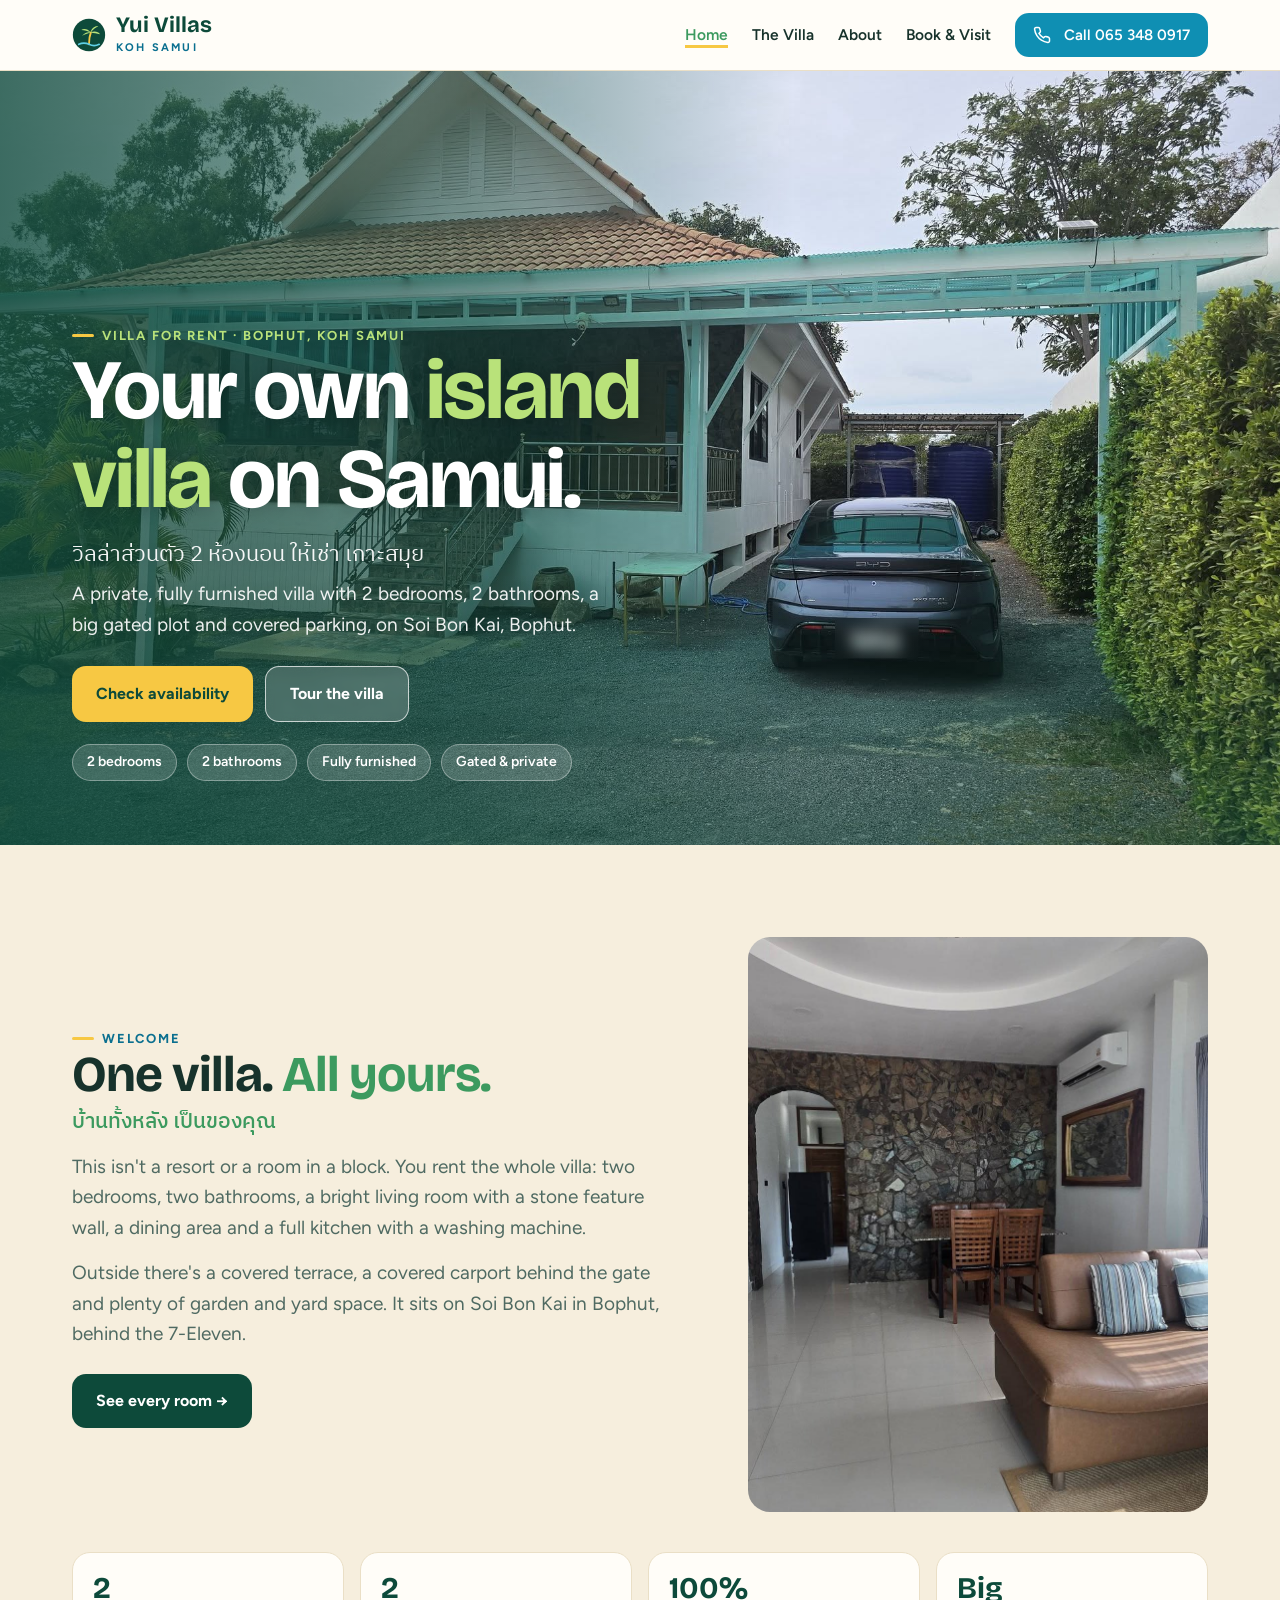
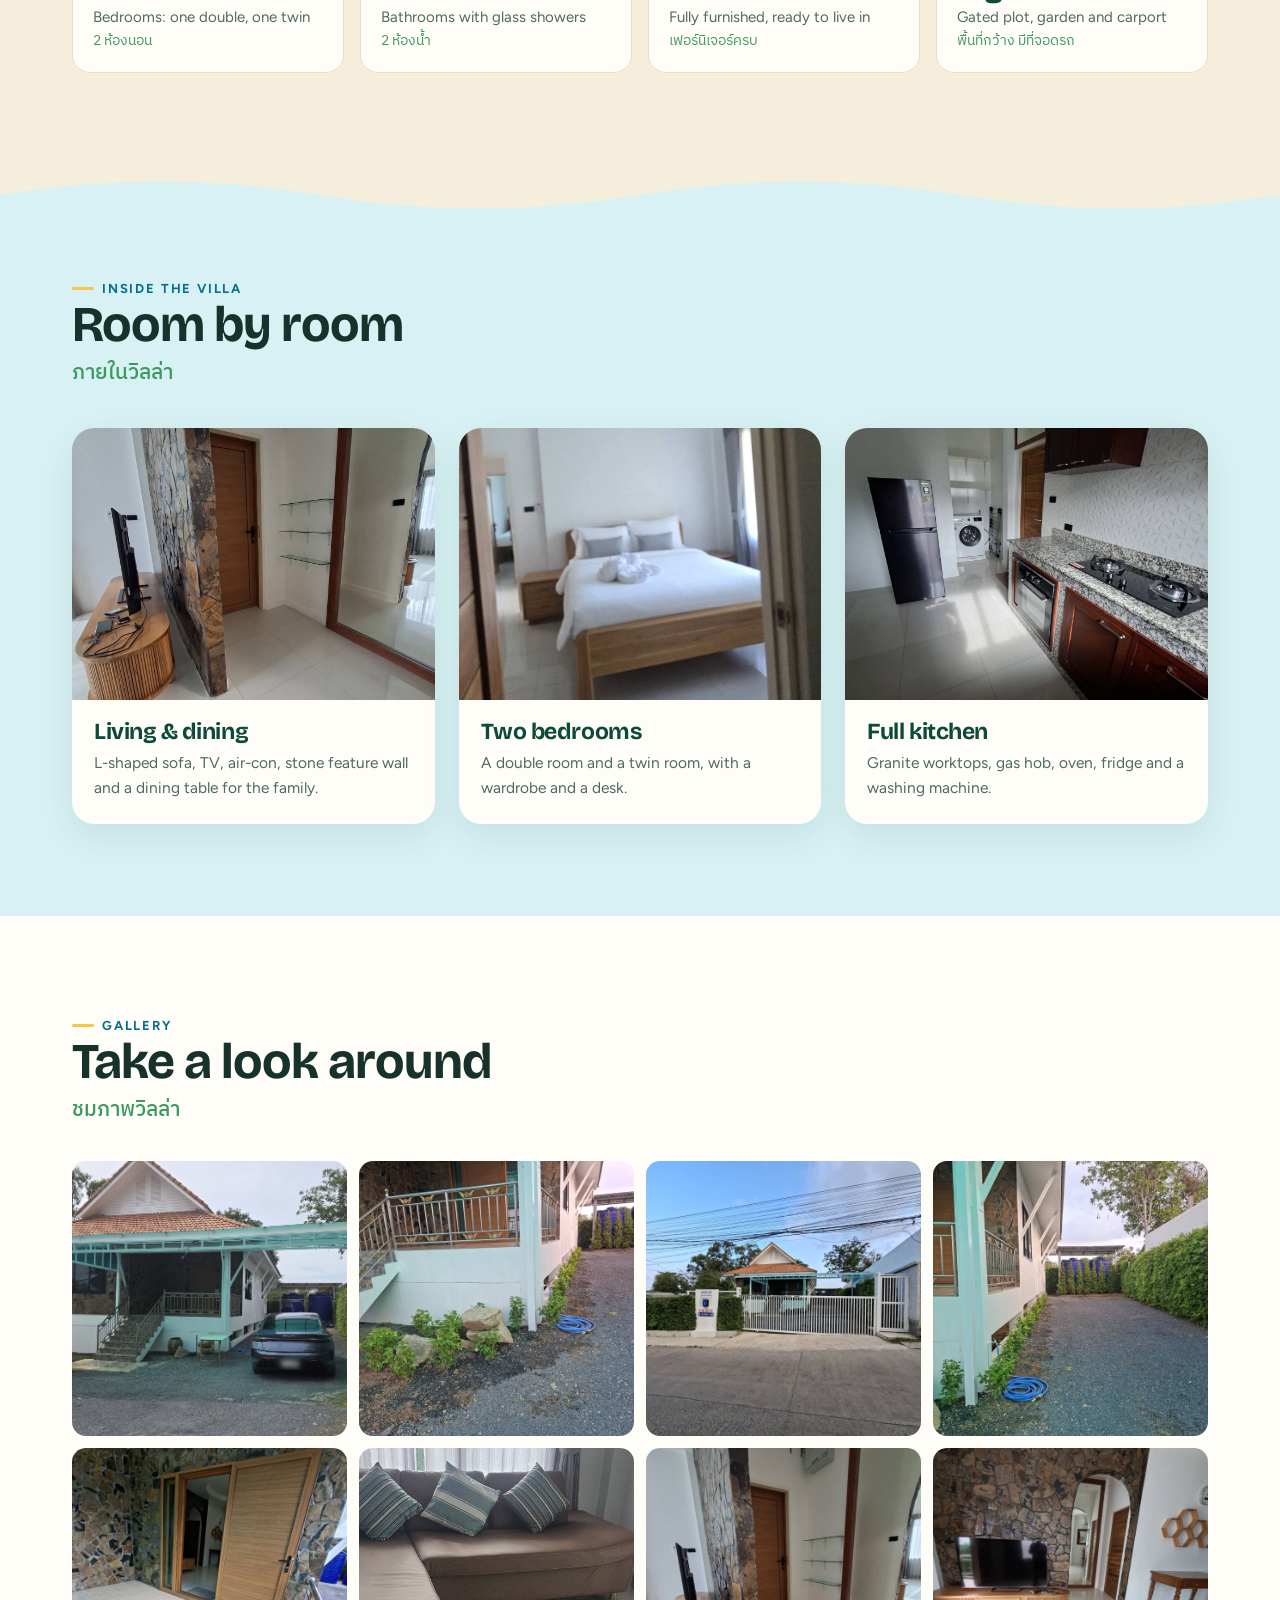
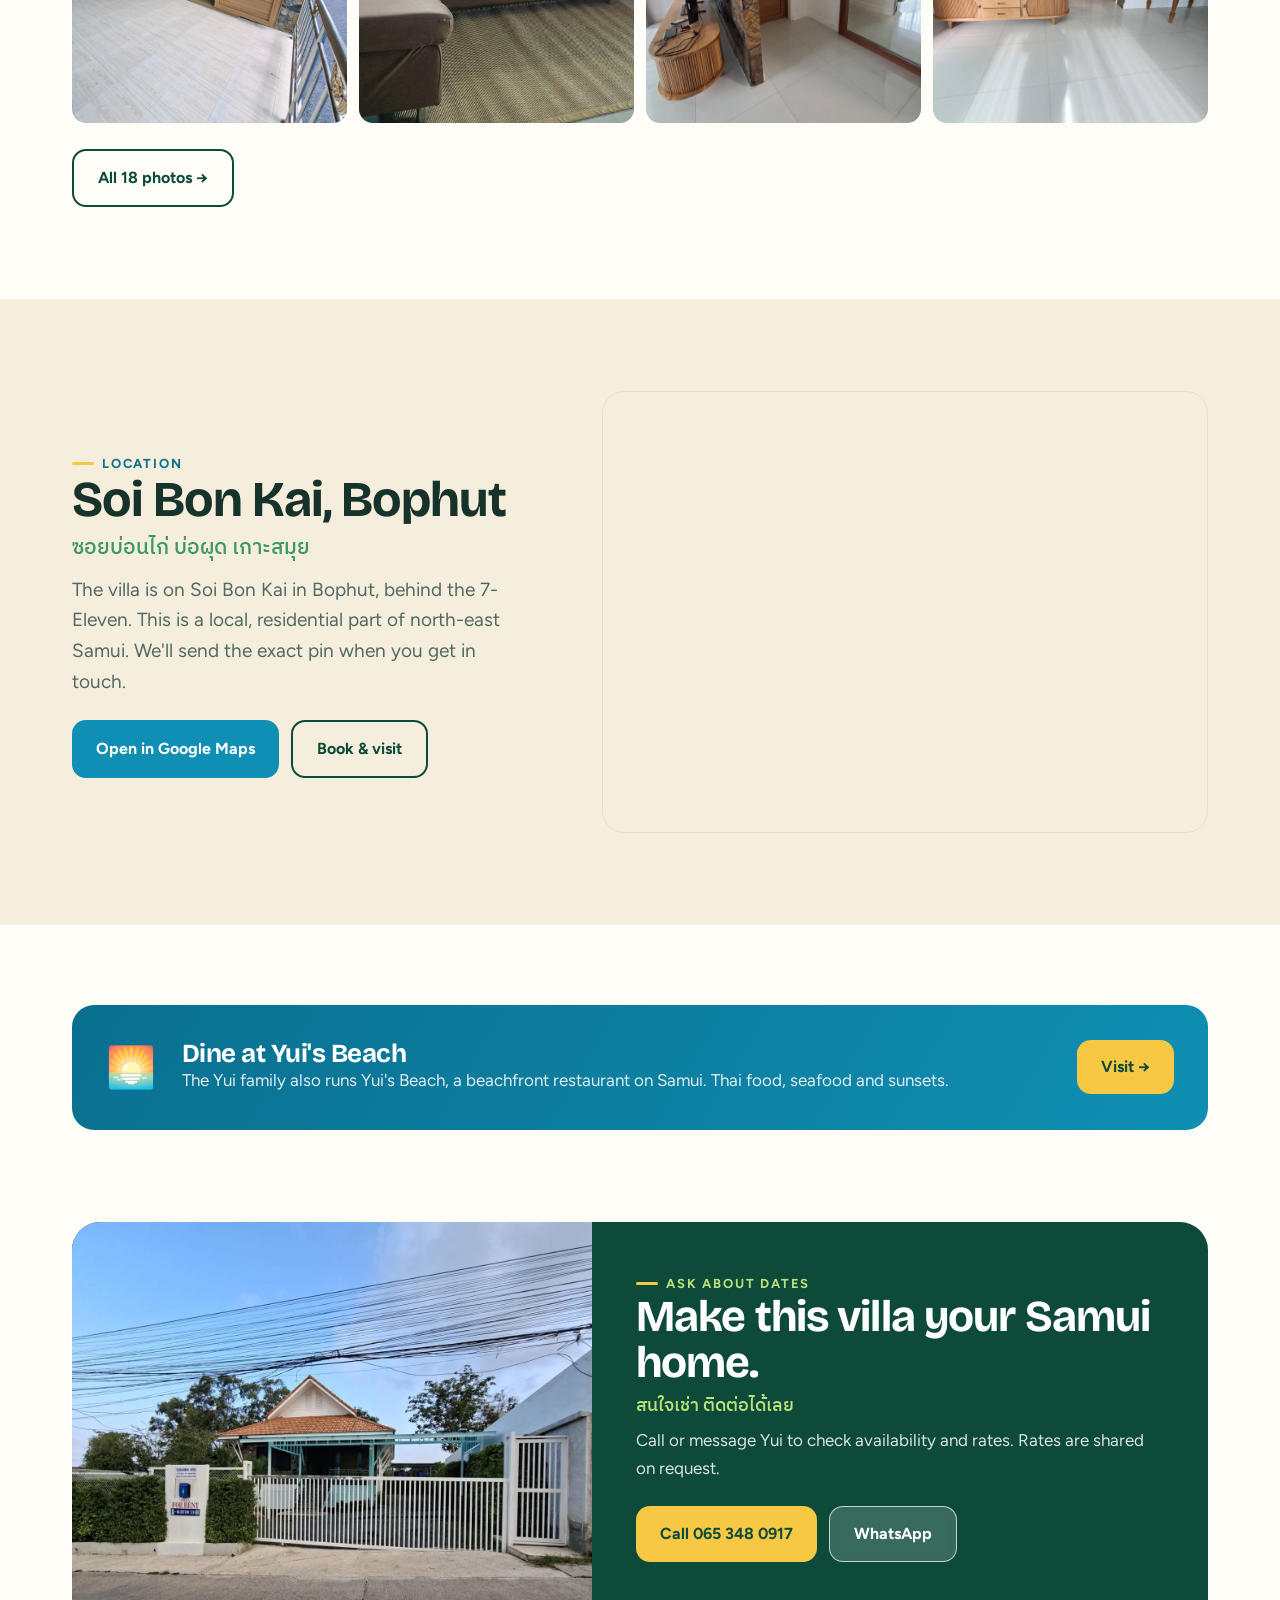
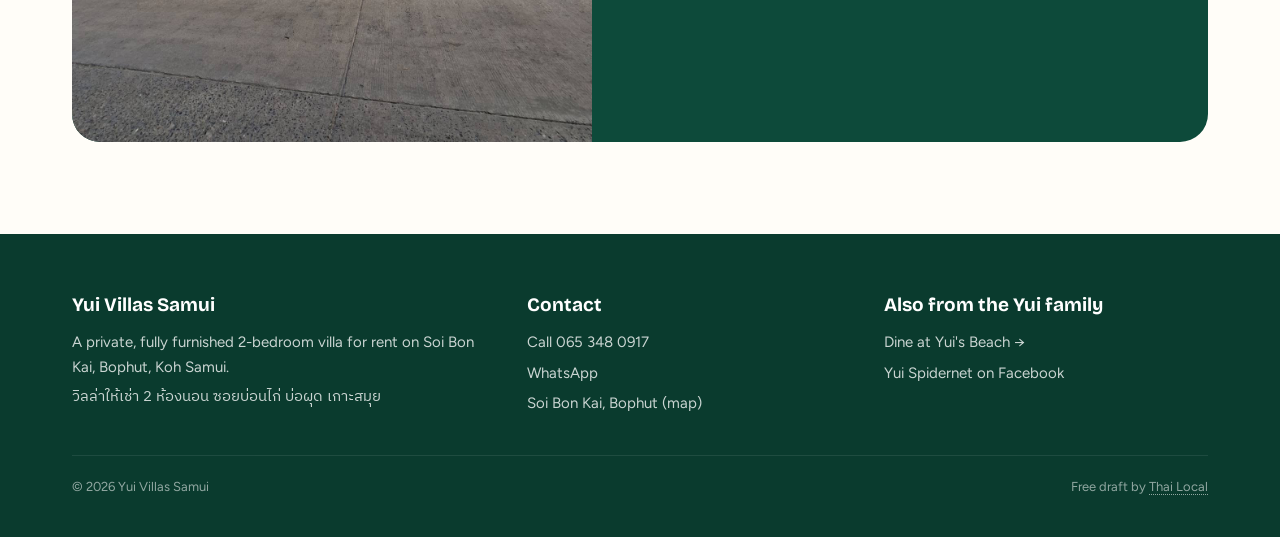
<file: index.html>
<!doctype html><html lang="en"><head><meta charset="utf-8">
<meta name="viewport" content="width=device-width,initial-scale=1">
<meta name="robots" content="noindex,nofollow">
<title>Yui Villas Samui | Private 2-bedroom villa for rent, Bophut, Koh Samui</title><meta name="description" content="A private, fully furnished 2-bedroom, 2-bathroom villa for rent on Soi Bon Kai, Bophut, Koh Samui. Gated, with garden and covered parking.">
<link rel="preconnect" href="https://fonts.googleapis.com"><link rel="preconnect" href="https://fonts.gstatic.com" crossorigin>
<link href="https://fonts.googleapis.com/css2?family=Bricolage+Grotesque:opsz,wght@12..96,600;12..96,700;12..96,800&family=Figtree:wght@400;500;600;700;800&family=IBM+Plex+Sans+Thai:wght@400;500;600&display=swap" rel="stylesheet">
<link rel="stylesheet" href="css/style.css?v=4">
<link rel="icon" href="data:image/svg+xml,<svg viewBox='0 0 40 40' aria-hidden='true'><circle cx='20' cy='20' r='19' fill='%230d4a3a'/><path d='M20 31c0-6 .6-10 2.2-14' stroke='%23f7c843' stroke-width='2.2' fill='none' stroke-linecap='round'/><path d='M22 17c-3-4-8-5-11-3 4 0 7 1 11 3zm0 0c1-5 5-8 9-7-3 1-6 3-9 7zm0 0c4-2 9-1 11 2-4-1-7-1-11-2zm0 0c-4-1-8 1-10 4 3-2 6-3 10-4z' fill='%23b9e27a'/><path d='M8 31c4-2 8-2 12 0s8 2 12 0' stroke='%235fd0e6' stroke-width='2' fill='none' stroke-linecap='round'/></svg>">
</head><body class="p-home"><header class="nav"><div class="wrap nav-in">
<a class="brand" href="index.html"><svg viewBox="0 0 40 40" aria-hidden="true"><circle cx="20" cy="20" r="19" fill="#0d4a3a"/><path d="M20 31c0-6 .6-10 2.2-14" stroke="#f7c843" stroke-width="2.2" fill="none" stroke-linecap="round"/><path d="M22 17c-3-4-8-5-11-3 4 0 7 1 11 3zm0 0c1-5 5-8 9-7-3 1-6 3-9 7zm0 0c4-2 9-1 11 2-4-1-7-1-11-2zm0 0c-4-1-8 1-10 4 3-2 6-3 10-4z" fill="#b9e27a"/><path d="M8 31c4-2 8-2 12 0s8 2 12 0" stroke="#5fd0e6" stroke-width="2" fill="none" stroke-linecap="round"/></svg><span><b>Yui Villas</b><small>Koh Samui</small></span></a>
<button class="burger" aria-label="Menu">&#9776;</button>
<nav class="links"><a href="index.html" class=on>Home</a><a href="villa.html">The Villa</a><a href="about.html">About</a><a href="book.html">Book &amp; Visit</a><a class="btn btn-sea" href="tel:+66653480917"><svg viewBox="0 0 24 24" fill="none" stroke="currentColor" stroke-width="2"><path d="M22 16.9v3a2 2 0 0 1-2.2 2 19.8 19.8 0 0 1-8.6-3.1 19.5 19.5 0 0 1-6-6A19.8 19.8 0 0 1 2.1 4.2 2 2 0 0 1 4.1 2h3a2 2 0 0 1 2 1.7c.1.9.4 1.8.7 2.7a2 2 0 0 1-.5 2.1L8 9.8a16 16 0 0 0 6 6l1.3-1.3a2 2 0 0 1 2.1-.4c.9.3 1.8.6 2.7.7a2 2 0 0 1 1.7 2z"/></svg>&nbsp;Call 065 348 0917</a></nav>
</div></header>
<section class="hero" style="padding:0"><img src="img/exterior-front-carport.jpg" alt="Front of the villa on Soi Bon Kai, with covered carport and garden" fetchpriority="high">
<div class="wrap hero-in"><span class="kicker" style="color:var(--lime)">Villa for rent &middot; Bophut, Koh Samui</span>
<h1>Your own <span>island villa</span> on Samui.</h1>
<p class="th-line">วิลล่าส่วนตัว 2 ห้องนอน ให้เช่า เกาะสมุย</p>
<p class="sub">A private, fully furnished villa with 2 bedrooms, 2 bathrooms, a big gated plot and covered parking, on Soi Bon Kai, Bophut.</p>
<div class="ctas"><a class="btn btn-sun" href="book.html">Check availability</a><a class="btn btn-glass" href="villa.html">Tour the villa</a></div>
<div class="hero-badges"><span>2 bedrooms</span><span>2 bathrooms</span><span>Fully furnished</span><span>Gated &amp; private</span></div></div></section>

<section class="bg-sand"><div class="wrap"><div class="split">
<div><span class="kicker">Welcome</span><h2>One villa. <span class="hl">All yours.</span><span class="th-h">บ้านทั้งหลัง เป็นของคุณ</span></h2>
<p class="lead" style="margin-top:18px">This isn't a resort or a room in a block. You rent the whole villa: two bedrooms, two bathrooms, a bright living room with a stone feature wall, a dining area and a full kitchen with a washing machine.</p>
<p class="lead" style="margin-top:14px">Outside there's a covered terrace, a covered carport behind the gate and plenty of garden and yard space. It sits on Soi Bon Kai in Bophut, behind the 7-Eleven.</p>
<p style="margin-top:24px"><a class="btn btn-palm" href="villa.html">See every room &rarr;</a></p></div>
<div class="media"><img src="img/living-dining-sofa.jpg" alt="Living and dining area of the villa" loading="lazy"></div>
</div>
<div class="facts">
<div class="fact"><b>2</b><span>Bedrooms: one double, one twin</span><span class="th">2 ห้องนอน</span></div>
<div class="fact"><b>2</b><span>Bathrooms with glass showers</span><span class="th">2 ห้องน้ำ</span></div>
<div class="fact"><b>100%</b><span>Fully furnished, ready to live in</span><span class="th">เฟอร์นิเจอร์ครบ</span></div>
<div class="fact"><b>Big</b><span>Gated plot, garden and carport</span><span class="th">พื้นที่กว้าง มีที่จอดรถ</span></div>
</div></div></section>
<svg class="wave" style="background:var(--sand)" viewBox="0 0 1440 46" preserveAspectRatio="none" aria-hidden="true"><path d="M0 30c120-18 240-18 360 0s240 18 360 0 240-18 360 0 240 18 360 0v16H0z" fill="#d8f1f4"/></svg>
<section class="bg-lagoon" style="padding-top:60px"><div class="wrap">
<span class="kicker">Inside the villa</span><h2>Room by room<span class="th-h">ภายในวิลล่า</span></h2>
<div class="cards">
<a class="card" href="villa.html#living"><img src="img/living-tv-stone-corner.jpg" alt="Living room with stone feature wall" loading="lazy"><div><h3>Living &amp; dining</h3><p>L-shaped sofa, TV, air-con, stone feature wall and a dining table for the family.</p></div></a>
<a class="card" href="villa.html#bedrooms"><img src="img/bedroom-master.jpg" alt="Double bedroom" loading="lazy" style="object-position:50% 60%"><div><h3>Two bedrooms</h3><p>A double room and a twin room, with a wardrobe and a desk.</p></div></a>
<a class="card" href="villa.html#kitchen"><img src="img/kitchen-laundry.jpg" alt="Kitchen with gas hob and fridge" loading="lazy"><div><h3>Full kitchen</h3><p>Granite worktops, gas hob, oven, fridge and a washing machine.</p></div></a>
</div></div></section>

<section><div class="wrap"><span class="kicker">Gallery</span><h2>Take a look around<span class="th-h">ชมภาพวิลล่า</span></h2><div class="gallery"><a href="img/exterior-front-carport.jpg"><img src="img/exterior-front-carport.jpg" alt="Front of the villa with covered carport" loading="lazy"></a><a href="img/garden-front-corner.jpg"><img src="img/garden-front-corner.jpg" alt="Front garden corner of the villa" loading="lazy"></a><a href="img/exterior-gated-entrance.jpg"><img src="img/exterior-gated-entrance.jpg" alt="Gated entrance and driveway" loading="lazy"></a><a href="img/exterior-side-yard.jpg"><img src="img/exterior-side-yard.jpg" alt="Side yard with hedges" loading="lazy"></a><a href="img/patio-entrance.jpg"><img src="img/patio-entrance.jpg" alt="Covered front terrace" loading="lazy"></a><a href="img/living-sofa-balcony.jpg"><img src="img/living-sofa-balcony.jpg" alt="Living room L-shaped sofa" loading="lazy"></a><a href="img/living-tv-stone-corner.jpg"><img src="img/living-tv-stone-corner.jpg" alt="Living room with stone feature wall" loading="lazy"></a><a href="img/living-tv-archway.jpg"><img src="img/living-tv-archway.jpg" alt="Living room TV corner and archway" loading="lazy"></a></div>
<p style="margin-top:26px"><a class="btn btn-out" href="villa.html#gallery">All 18 photos &rarr;</a></p></div></section>

<section class="bg-sand"><div class="wrap"><div class="split rev">
<div><span class="kicker">Location</span><h2>Soi Bon Kai, Bophut<span class="th-h">ซอยบ่อนไก่ บ่อผุด เกาะสมุย</span></h2>
<p class="lead" style="margin-top:16px">The villa is on Soi Bon Kai in Bophut, behind the 7-Eleven. This is a local, residential part of north-east Samui. We'll send the exact pin when you get in touch.</p>
<p style="margin-top:22px;display:flex;gap:12px;flex-wrap:wrap"><a class="btn btn-sea" href="https://www.google.com/maps/search/?api=1&query=9.5480,100.0526">Open in Google Maps</a><a class="btn btn-out" href="book.html">Book &amp; visit</a></p></div>
<div class="map" style="min-height:380px"><iframe title="Map: Soi Bon Kai, Bophut, Koh Samui" loading="lazy" src="https://www.google.com/maps?q=9.5480,100.0526&z=15&hl=en&output=embed"></iframe></div>
</div></div></section>
<section style="padding-top:80px;padding-bottom:0"><div class="wrap"><a class="xlink" href="https://yuibeach.thailocal.online/" style="text-decoration:none">
<span class="ico" aria-hidden="true">&#127749;</span><div><h3>Dine at Yui's Beach</h3><p>The Yui family also runs Yui's Beach, a beachfront restaurant on Samui. Thai food, seafood and sunsets.</p></div><span class="btn btn-sun">Visit &rarr;</span></a></div></section>
<section><div class="wrap"><div class="cta-card"><img src="img/exterior-gated-entrance.jpg" alt="Gated entrance of the villa" loading="lazy">
<div><span class="kicker" style="color:var(--lime)">Ask about dates</span><h2>Make this villa your Samui home.<span class="th-h" style="color:var(--lime)">สนใจเช่า ติดต่อได้เลย</span></h2>
<p>Call or message Yui to check availability and rates. Rates are shared on request.</p>
<div class="ctas"><a class="btn btn-sun" href="tel:+66653480917">Call 065 348 0917</a><a class="btn btn-glass" href="https://wa.me/66653480917?text=Hi%2C%20I%27m%20interested%20in%20renting%20your%20villa%20on%20Bon%20Kai%20Road%20(Yui%20Villas%20Samui).%20Is%20it%20available%3F">WhatsApp</a></div></div></div></div></section>
<footer class="site"><div class="wrap"><div class="foot">
<div><h4>Yui Villas Samui</h4><p>A private, fully furnished 2-bedroom villa for rent on Soi Bon Kai, Bophut, Koh Samui.</p><p class="th" style="margin-top:6px">วิลล่าให้เช่า 2 ห้องนอน ซอยบ่อนไก่ บ่อผุด เกาะสมุย</p></div>
<div><h4>Contact</h4><ul><li><a href="tel:+66653480917">Call 065 348 0917</a></li><li><a href="https://wa.me/66653480917?text=Hi%2C%20I%27m%20interested%20in%20renting%20your%20villa%20on%20Bon%20Kai%20Road%20(Yui%20Villas%20Samui).%20Is%20it%20available%3F">WhatsApp</a></li><li><a href="https://www.google.com/maps/search/?api=1&query=9.5480,100.0526">Soi Bon Kai, Bophut (map)</a></li></ul></div>
<div><h4>Also from the Yui family</h4><ul><li><a href="https://yuibeach.thailocal.online/">Dine at Yui's Beach &rarr;</a></li><li><a href="https://www.facebook.com/yui.spidernet.1">Yui Spidernet on Facebook</a></li></ul></div>
</div><div class="foot-bottom"><span>&copy; 2026 Yui Villas Samui</span><span>Free draft by <a href="https://thailocal.online">Thai Local</a></span></div></div></footer>
<nav class="mbar"><a class="call" href="tel:+66653480917"><svg viewBox="0 0 24 24" fill="none" stroke="currentColor" stroke-width="2"><path d="M22 16.9v3a2 2 0 0 1-2.2 2 19.8 19.8 0 0 1-8.6-3.1 19.5 19.5 0 0 1-6-6A19.8 19.8 0 0 1 2.1 4.2 2 2 0 0 1 4.1 2h3a2 2 0 0 1 2 1.7c.1.9.4 1.8.7 2.7a2 2 0 0 1-.5 2.1L8 9.8a16 16 0 0 0 6 6l1.3-1.3a2 2 0 0 1 2.1-.4c.9.3 1.8.6 2.7.7a2 2 0 0 1 1.7 2z"/></svg>Call 065 348 0917</a><a href="https://wa.me/66653480917?text=Hi%2C%20I%27m%20interested%20in%20renting%20your%20villa%20on%20Bon%20Kai%20Road%20(Yui%20Villas%20Samui).%20Is%20it%20available%3F"><svg viewBox="0 0 24 24" fill="currentColor"><path d="M12 2a10 10 0 0 0-8.6 15.1L2 22l5-1.3A10 10 0 1 0 12 2zm0 18.2a8.2 8.2 0 0 1-4.2-1.2l-.3-.2-3 .8.8-2.9-.2-.3A8.2 8.2 0 1 1 12 20.2zm4.5-6.1c-.2-.1-1.5-.7-1.7-.8s-.4-.1-.6.1-.7.8-.8 1-.3.2-.5.1a6.7 6.7 0 0 1-3.3-2.9c-.2-.4.2-.4.7-1.3.1-.2 0-.3 0-.4l-.8-1.8c-.2-.5-.4-.4-.6-.4h-.5a1 1 0 0 0-.7.3 3 3 0 0 0-.9 2.2 5.2 5.2 0 0 0 1.1 2.8 11.9 11.9 0 0 0 4.6 4c1.7.7 2.4.8 3.2.7.5-.1 1.5-.6 1.8-1.2s.2-1.1.1-1.2-.2-.1-.4-.2z"/></svg>WhatsApp</a><a href="https://www.google.com/maps/search/?api=1&query=9.5480,100.0526"><svg viewBox="0 0 24 24" fill="none" stroke="currentColor" stroke-width="2"><path d="M21 10c0 7-9 13-9 13S3 17 3 10a9 9 0 0 1 18 0z"/><circle cx="12" cy="10" r="3"/></svg>Directions</a></nav>
<div class="lb" role="dialog" aria-label="Photo viewer"><button class="x" aria-label="Close">&times;</button><button class="pv" aria-label="Previous">&#8249;</button><img alt=""><button class="nx" aria-label="Next">&#8250;</button></div>
<script src="js/main.js?v=4"></script></body></html>
</file>
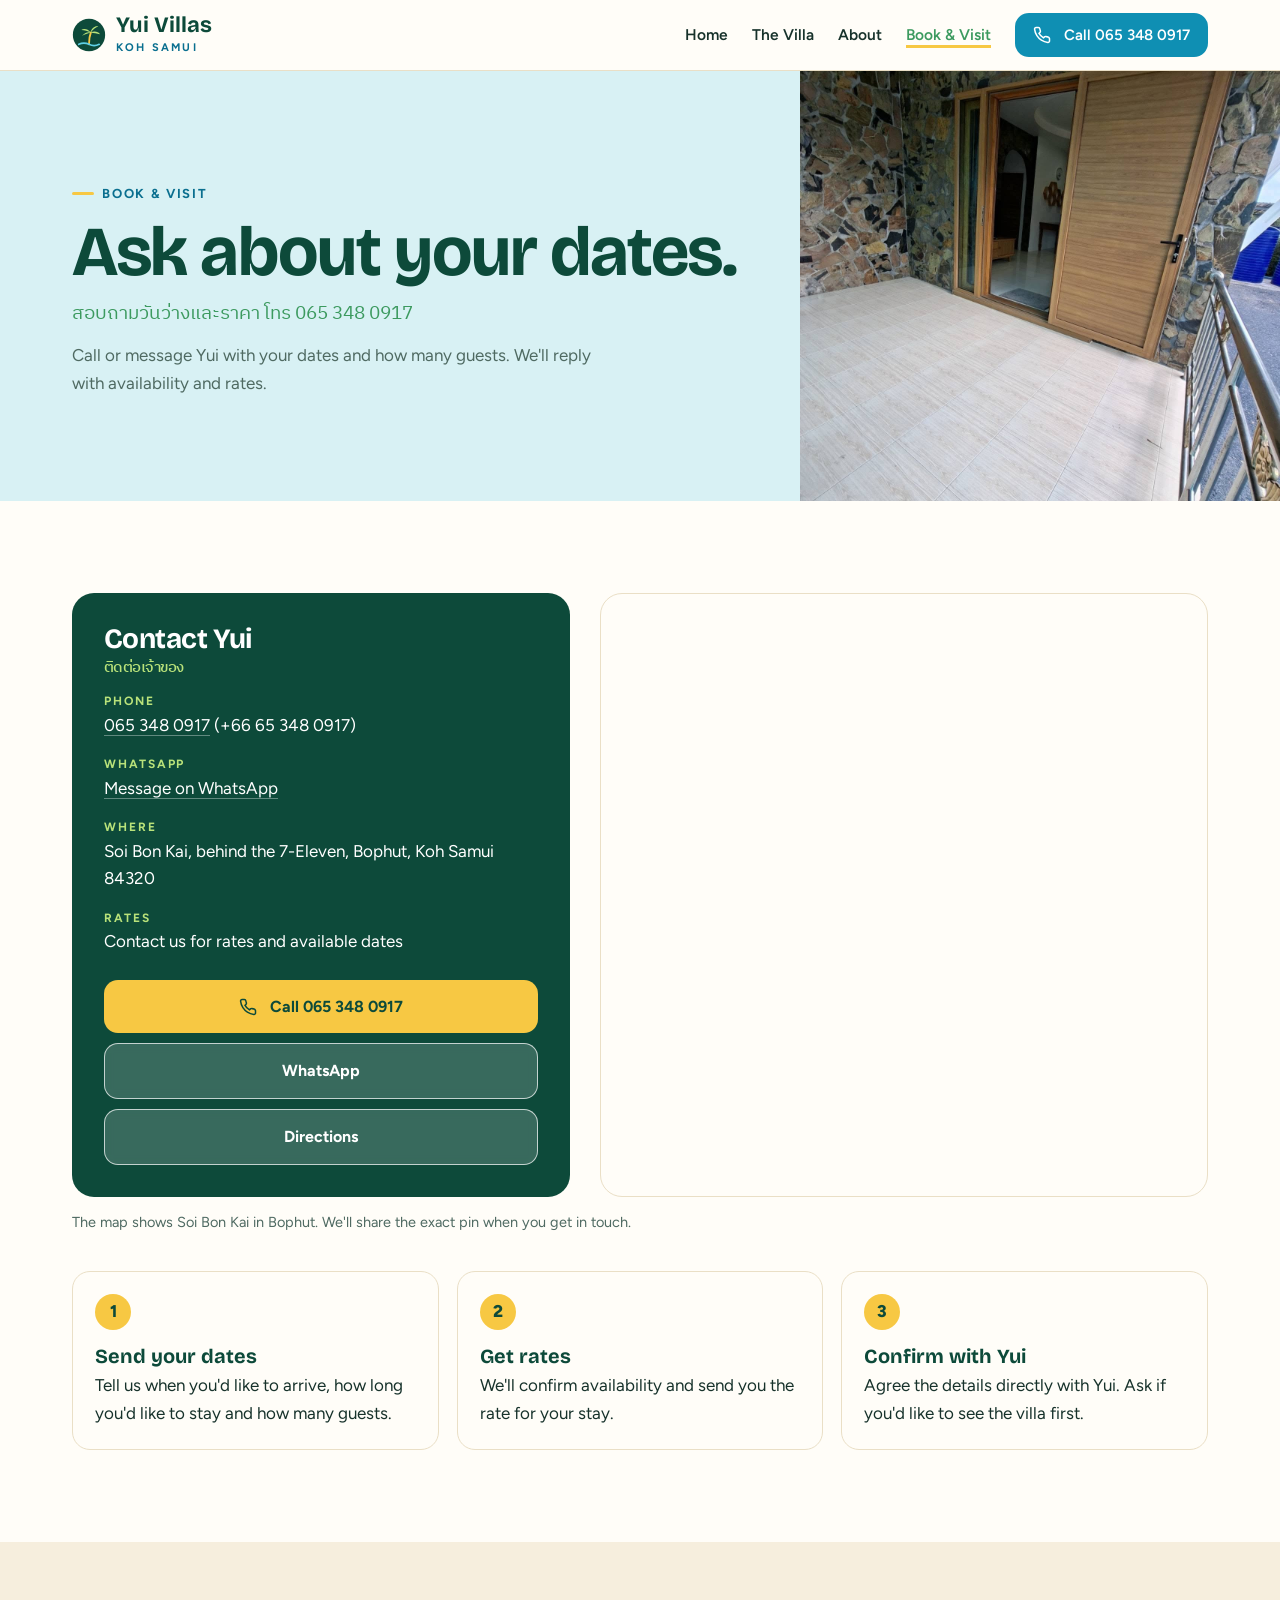
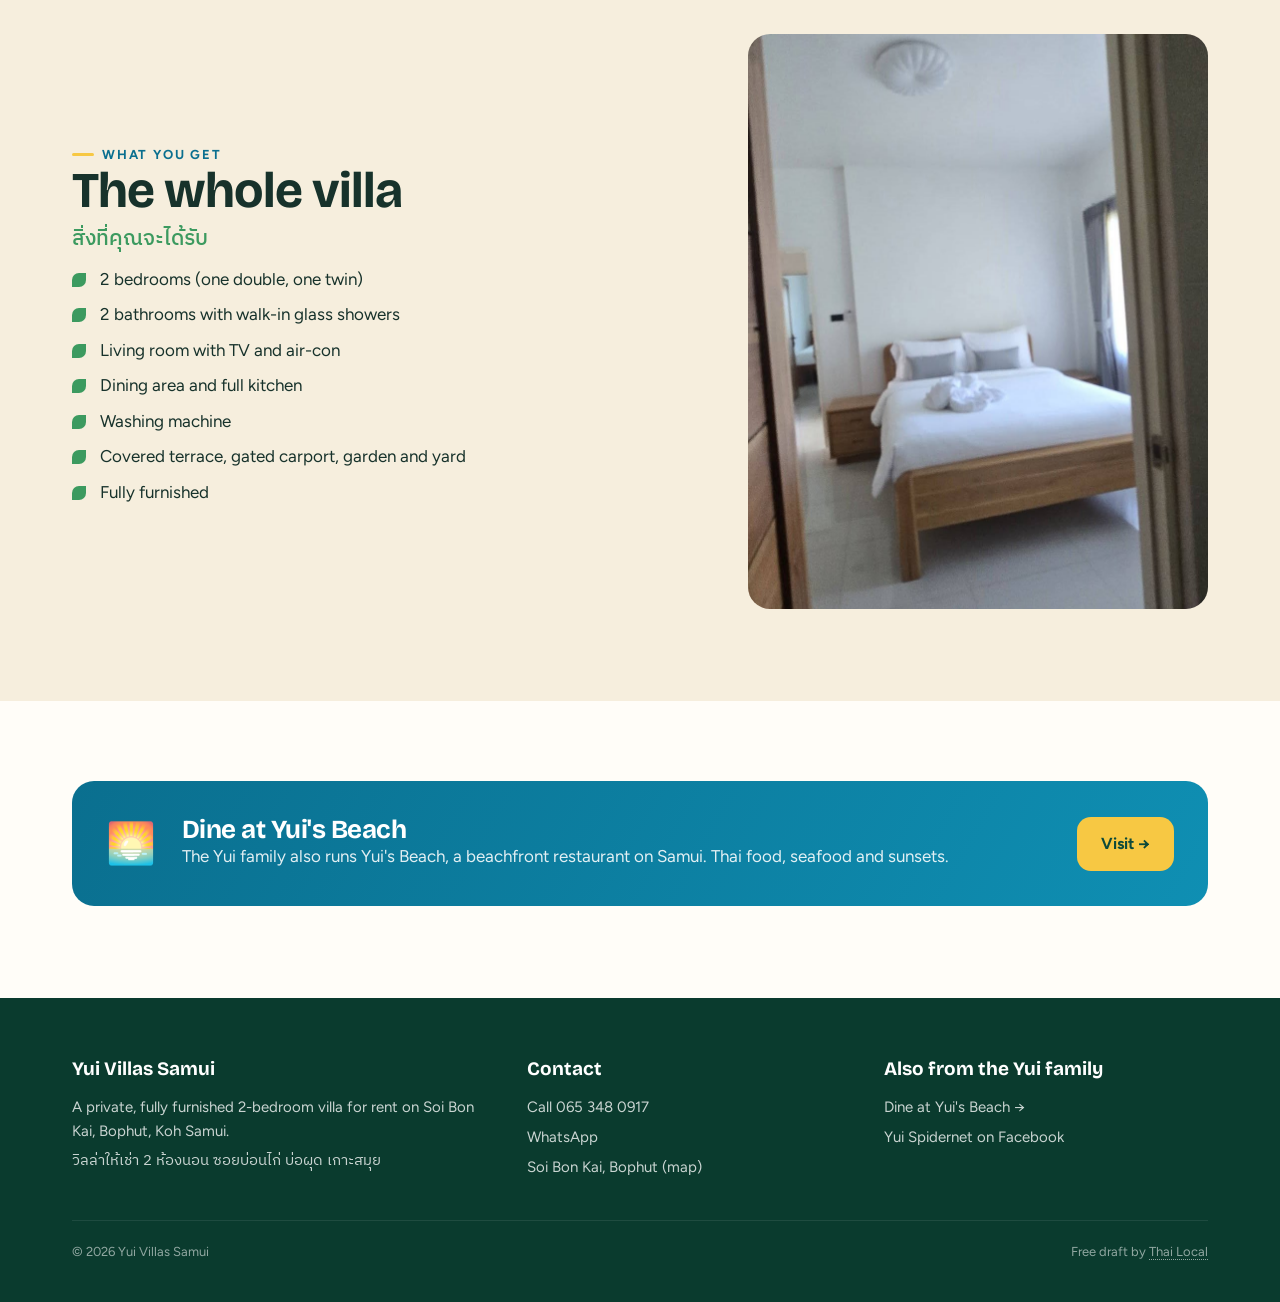
<file: book.html>
<!doctype html><html lang="en"><head><meta charset="utf-8">
<meta name="viewport" content="width=device-width,initial-scale=1">
<meta name="robots" content="noindex,nofollow">
<title>Book & Visit | Yui Villas Samui</title><meta name="description" content="Ask about dates and rates for the villa on Soi Bon Kai, Bophut, Koh Samui. Call or WhatsApp 065 348 0917.">
<link rel="preconnect" href="https://fonts.googleapis.com"><link rel="preconnect" href="https://fonts.gstatic.com" crossorigin>
<link href="https://fonts.googleapis.com/css2?family=Bricolage+Grotesque:opsz,wght@12..96,600;12..96,700;12..96,800&family=Figtree:wght@400;500;600;700;800&family=IBM+Plex+Sans+Thai:wght@400;500;600&display=swap" rel="stylesheet">
<link rel="stylesheet" href="css/style.css?v=4">
<link rel="icon" href="data:image/svg+xml,<svg viewBox='0 0 40 40' aria-hidden='true'><circle cx='20' cy='20' r='19' fill='%230d4a3a'/><path d='M20 31c0-6 .6-10 2.2-14' stroke='%23f7c843' stroke-width='2.2' fill='none' stroke-linecap='round'/><path d='M22 17c-3-4-8-5-11-3 4 0 7 1 11 3zm0 0c1-5 5-8 9-7-3 1-6 3-9 7zm0 0c4-2 9-1 11 2-4-1-7-1-11-2zm0 0c-4-1-8 1-10 4 3-2 6-3 10-4z' fill='%23b9e27a'/><path d='M8 31c4-2 8-2 12 0s8 2 12 0' stroke='%235fd0e6' stroke-width='2' fill='none' stroke-linecap='round'/></svg>">
</head><body class="p-book"><header class="nav"><div class="wrap nav-in">
<a class="brand" href="index.html"><svg viewBox="0 0 40 40" aria-hidden="true"><circle cx="20" cy="20" r="19" fill="#0d4a3a"/><path d="M20 31c0-6 .6-10 2.2-14" stroke="#f7c843" stroke-width="2.2" fill="none" stroke-linecap="round"/><path d="M22 17c-3-4-8-5-11-3 4 0 7 1 11 3zm0 0c1-5 5-8 9-7-3 1-6 3-9 7zm0 0c4-2 9-1 11 2-4-1-7-1-11-2zm0 0c-4-1-8 1-10 4 3-2 6-3 10-4z" fill="#b9e27a"/><path d="M8 31c4-2 8-2 12 0s8 2 12 0" stroke="#5fd0e6" stroke-width="2" fill="none" stroke-linecap="round"/></svg><span><b>Yui Villas</b><small>Koh Samui</small></span></a>
<button class="burger" aria-label="Menu">&#9776;</button>
<nav class="links"><a href="index.html">Home</a><a href="villa.html">The Villa</a><a href="about.html">About</a><a href="book.html" class=on>Book &amp; Visit</a><a class="btn btn-sea" href="tel:+66653480917"><svg viewBox="0 0 24 24" fill="none" stroke="currentColor" stroke-width="2"><path d="M22 16.9v3a2 2 0 0 1-2.2 2 19.8 19.8 0 0 1-8.6-3.1 19.5 19.5 0 0 1-6-6A19.8 19.8 0 0 1 2.1 4.2 2 2 0 0 1 4.1 2h3a2 2 0 0 1 2 1.7c.1.9.4 1.8.7 2.7a2 2 0 0 1-.5 2.1L8 9.8a16 16 0 0 0 6 6l1.3-1.3a2 2 0 0 1 2.1-.4c.9.3 1.8.6 2.7.7a2 2 0 0 1 1.7 2z"/></svg>&nbsp;Call 065 348 0917</a></nav>
</div></header>
<section class="phero"><div class="phero-in"><div class="phero-txt"><span class="kicker">Book &amp; Visit</span><h1>Ask about your dates.</h1><span class="th">สอบถามวันว่างและราคา โทร 065 348 0917</span>
<p>Call or message Yui with your dates and how many guests. We'll reply with availability and rates.</p></div>
<div class="phero-img"><img src="img/patio-entrance.jpg" alt="Covered front terrace of the villa" fetchpriority="high"></div></div></section>

<section><div class="wrap"><div class="contact-grid">
<div class="contact"><h3>Contact Yui<span class="th" style="display:block;font-size:15px;font-weight:500;color:var(--lime);margin-top:6px">ติดต่อเจ้าของ</span></h3><dl>
<div><dt>Phone</dt><dd><a href="tel:+66653480917">065 348 0917</a> (+66 65 348 0917)</dd></div>
<div><dt>WhatsApp</dt><dd><a href="https://wa.me/66653480917?text=Hi%2C%20I%27m%20interested%20in%20renting%20your%20villa%20on%20Bon%20Kai%20Road%20(Yui%20Villas%20Samui).%20Is%20it%20available%3F">Message on WhatsApp</a></dd></div>
<div><dt>Where</dt><dd>Soi Bon Kai, behind the 7-Eleven, Bophut, Koh Samui 84320</dd></div>
<div><dt>Rates</dt><dd>Contact us for rates and available dates</dd></div>
</dl><div class="btns"><a class="btn btn-sun" href="tel:+66653480917"><svg viewBox="0 0 24 24" fill="none" stroke="currentColor" stroke-width="2"><path d="M22 16.9v3a2 2 0 0 1-2.2 2 19.8 19.8 0 0 1-8.6-3.1 19.5 19.5 0 0 1-6-6A19.8 19.8 0 0 1 2.1 4.2 2 2 0 0 1 4.1 2h3a2 2 0 0 1 2 1.7c.1.9.4 1.8.7 2.7a2 2 0 0 1-.5 2.1L8 9.8a16 16 0 0 0 6 6l1.3-1.3a2 2 0 0 1 2.1-.4c.9.3 1.8.6 2.7.7a2 2 0 0 1 1.7 2z"/></svg>&nbsp;Call 065 348 0917</a><a class="btn btn-glass" href="https://wa.me/66653480917?text=Hi%2C%20I%27m%20interested%20in%20renting%20your%20villa%20on%20Bon%20Kai%20Road%20(Yui%20Villas%20Samui).%20Is%20it%20available%3F">WhatsApp</a><a class="btn btn-glass" href="https://www.google.com/maps/search/?api=1&query=9.5480,100.0526">Directions</a></div></div>
<div class="map"><iframe title="Map: Soi Bon Kai, Bophut, Koh Samui" loading="lazy" src="https://www.google.com/maps?q=9.5480,100.0526&z=15&hl=en&output=embed"></iframe></div>
</div><p class="note">The map shows Soi Bon Kai in Bophut. We'll share the exact pin when you get in touch.</p>
<div class="steps"><div><b>Send your dates</b>Tell us when you'd like to arrive, how long you'd like to stay and how many guests.</div><div><b>Get rates</b>We'll confirm availability and send you the rate for your stay.</div><div><b>Confirm with Yui</b>Agree the details directly with Yui. Ask if you'd like to see the villa first.</div></div>
</div></section>
<section class="bg-sand"><div class="wrap"><div class="split">
<div><span class="kicker">What you get</span><h2>The whole villa<span class="th-h">สิ่งที่คุณจะได้รับ</span></h2>
<div class="room" style="padding:0;border:0;display:block"><ul><li>2 bedrooms (one double, one twin)</li><li>2 bathrooms with walk-in glass showers</li><li>Living room with TV and air-con</li><li>Dining area and full kitchen</li><li>Washing machine</li><li>Covered terrace, gated carport, garden and yard</li><li>Fully furnished</li></ul></div></div>
<div class="media"><img src="img/bedroom-master.jpg" alt="Double bedroom" loading="lazy"></div>
</div></div></section>
<section style="padding-top:80px"><div class="wrap"><a class="xlink" href="https://yuibeach.thailocal.online/" style="text-decoration:none">
<span class="ico" aria-hidden="true">&#127749;</span><div><h3>Dine at Yui's Beach</h3><p>The Yui family also runs Yui's Beach, a beachfront restaurant on Samui. Thai food, seafood and sunsets.</p></div><span class="btn btn-sun">Visit &rarr;</span></a></div></section>
<footer class="site"><div class="wrap"><div class="foot">
<div><h4>Yui Villas Samui</h4><p>A private, fully furnished 2-bedroom villa for rent on Soi Bon Kai, Bophut, Koh Samui.</p><p class="th" style="margin-top:6px">วิลล่าให้เช่า 2 ห้องนอน ซอยบ่อนไก่ บ่อผุด เกาะสมุย</p></div>
<div><h4>Contact</h4><ul><li><a href="tel:+66653480917">Call 065 348 0917</a></li><li><a href="https://wa.me/66653480917?text=Hi%2C%20I%27m%20interested%20in%20renting%20your%20villa%20on%20Bon%20Kai%20Road%20(Yui%20Villas%20Samui).%20Is%20it%20available%3F">WhatsApp</a></li><li><a href="https://www.google.com/maps/search/?api=1&query=9.5480,100.0526">Soi Bon Kai, Bophut (map)</a></li></ul></div>
<div><h4>Also from the Yui family</h4><ul><li><a href="https://yuibeach.thailocal.online/">Dine at Yui's Beach &rarr;</a></li><li><a href="https://www.facebook.com/yui.spidernet.1">Yui Spidernet on Facebook</a></li></ul></div>
</div><div class="foot-bottom"><span>&copy; 2026 Yui Villas Samui</span><span>Free draft by <a href="https://thailocal.online">Thai Local</a></span></div></div></footer>
<nav class="mbar"><a class="call" href="tel:+66653480917"><svg viewBox="0 0 24 24" fill="none" stroke="currentColor" stroke-width="2"><path d="M22 16.9v3a2 2 0 0 1-2.2 2 19.8 19.8 0 0 1-8.6-3.1 19.5 19.5 0 0 1-6-6A19.8 19.8 0 0 1 2.1 4.2 2 2 0 0 1 4.1 2h3a2 2 0 0 1 2 1.7c.1.9.4 1.8.7 2.7a2 2 0 0 1-.5 2.1L8 9.8a16 16 0 0 0 6 6l1.3-1.3a2 2 0 0 1 2.1-.4c.9.3 1.8.6 2.7.7a2 2 0 0 1 1.7 2z"/></svg>Call 065 348 0917</a><a href="https://wa.me/66653480917?text=Hi%2C%20I%27m%20interested%20in%20renting%20your%20villa%20on%20Bon%20Kai%20Road%20(Yui%20Villas%20Samui).%20Is%20it%20available%3F"><svg viewBox="0 0 24 24" fill="currentColor"><path d="M12 2a10 10 0 0 0-8.6 15.1L2 22l5-1.3A10 10 0 1 0 12 2zm0 18.2a8.2 8.2 0 0 1-4.2-1.2l-.3-.2-3 .8.8-2.9-.2-.3A8.2 8.2 0 1 1 12 20.2zm4.5-6.1c-.2-.1-1.5-.7-1.7-.8s-.4-.1-.6.1-.7.8-.8 1-.3.2-.5.1a6.7 6.7 0 0 1-3.3-2.9c-.2-.4.2-.4.7-1.3.1-.2 0-.3 0-.4l-.8-1.8c-.2-.5-.4-.4-.6-.4h-.5a1 1 0 0 0-.7.3 3 3 0 0 0-.9 2.2 5.2 5.2 0 0 0 1.1 2.8 11.9 11.9 0 0 0 4.6 4c1.7.7 2.4.8 3.2.7.5-.1 1.5-.6 1.8-1.2s.2-1.1.1-1.2-.2-.1-.4-.2z"/></svg>WhatsApp</a><a href="https://www.google.com/maps/search/?api=1&query=9.5480,100.0526"><svg viewBox="0 0 24 24" fill="none" stroke="currentColor" stroke-width="2"><path d="M21 10c0 7-9 13-9 13S3 17 3 10a9 9 0 0 1 18 0z"/><circle cx="12" cy="10" r="3"/></svg>Directions</a></nav>
<div class="lb" role="dialog" aria-label="Photo viewer"><button class="x" aria-label="Close">&times;</button><button class="pv" aria-label="Previous">&#8249;</button><img alt=""><button class="nx" aria-label="Next">&#8250;</button></div>
<script src="js/main.js?v=4"></script></body></html>
</file>
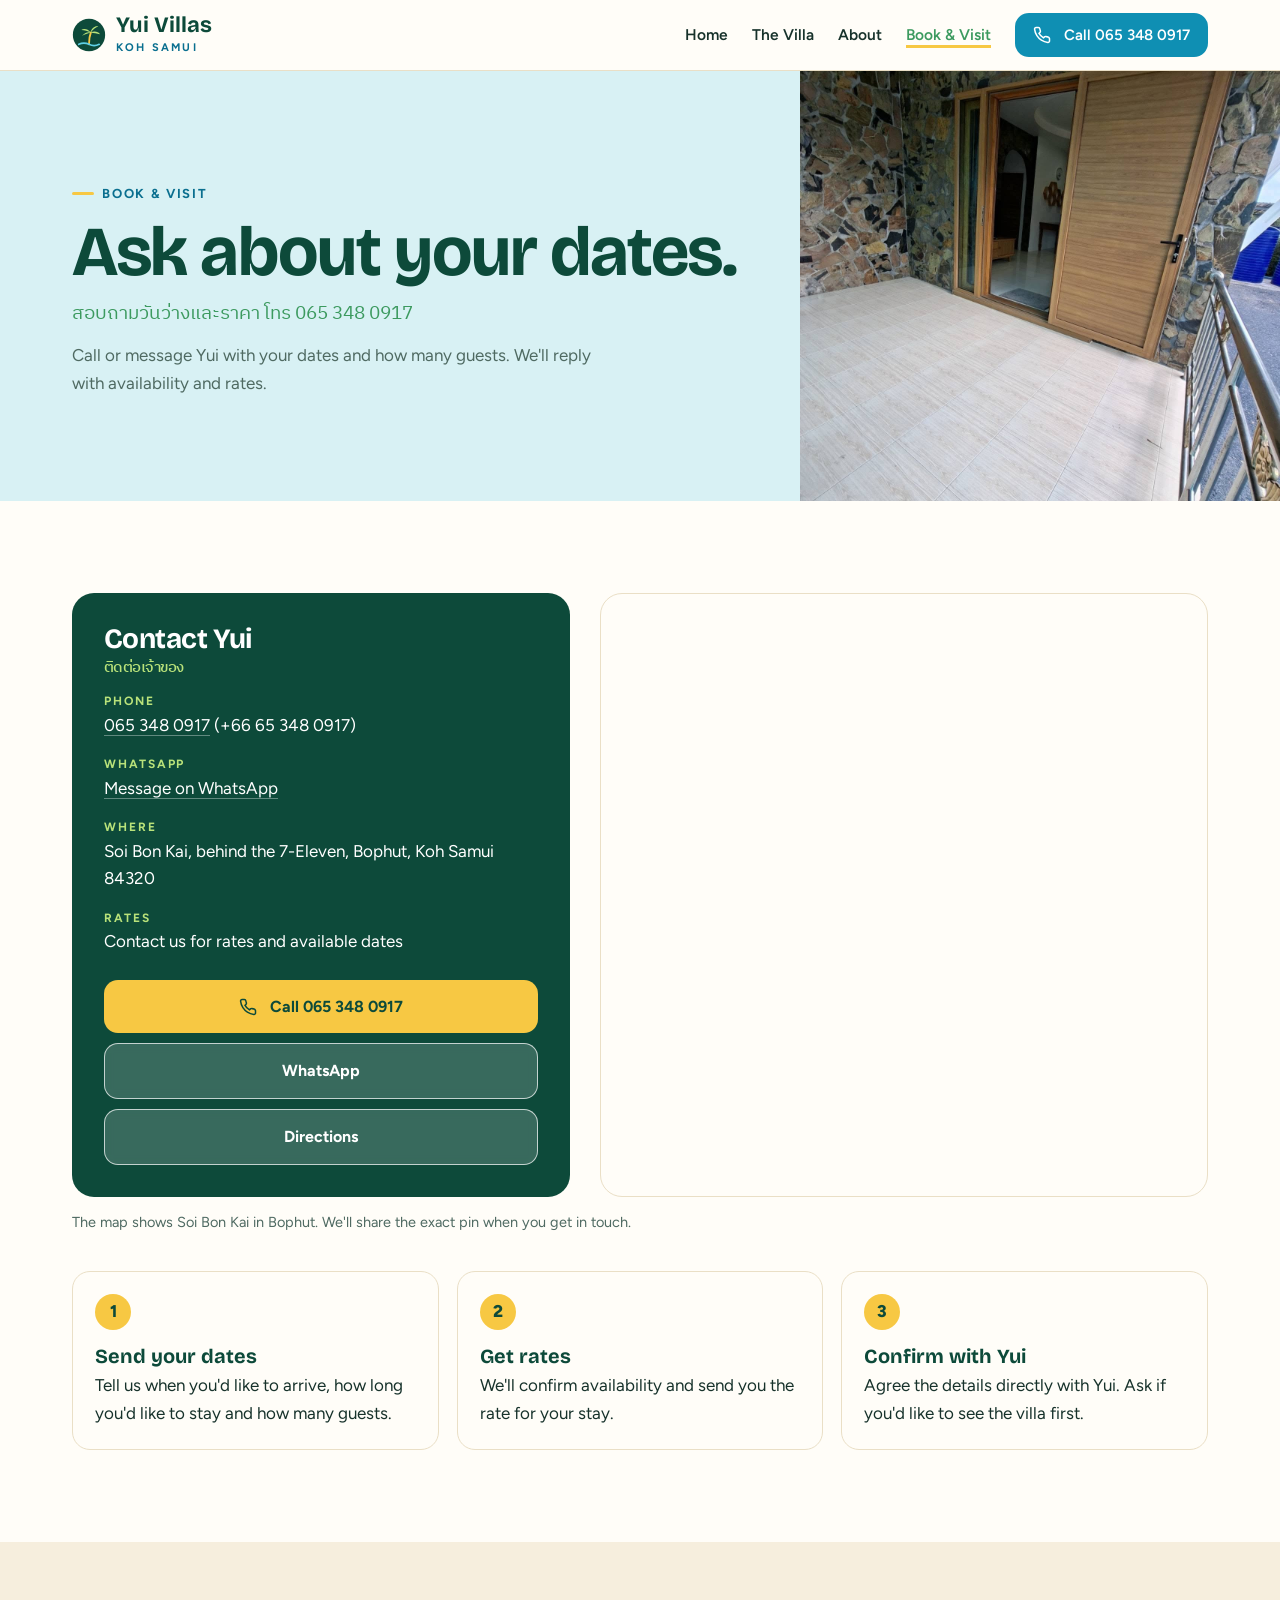
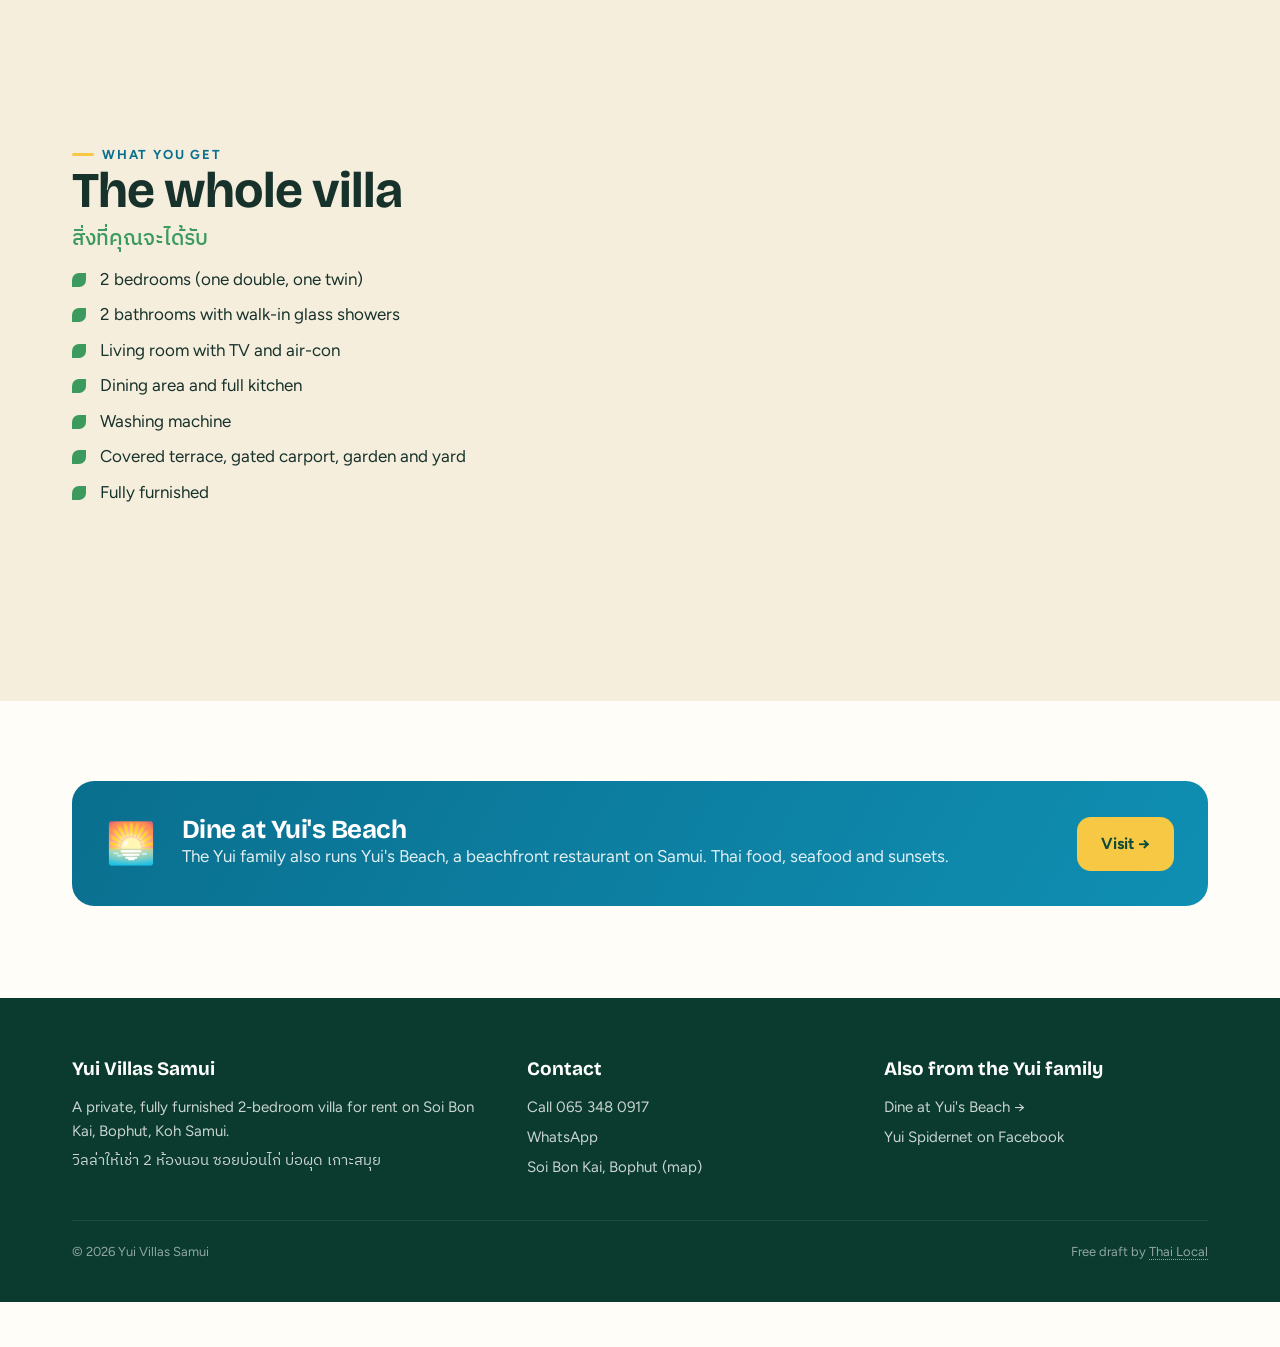
<file: contact.html>
<!doctype html><html><head><meta charset="utf-8"><meta name="robots" content="noindex,nofollow"><meta http-equiv="refresh" content="0; url=book.html"><link rel="canonical" href="book.html"><title>Book &amp; Visit</title></head><body><a href="book.html">Book &amp; Visit</a></body></html>
</file>
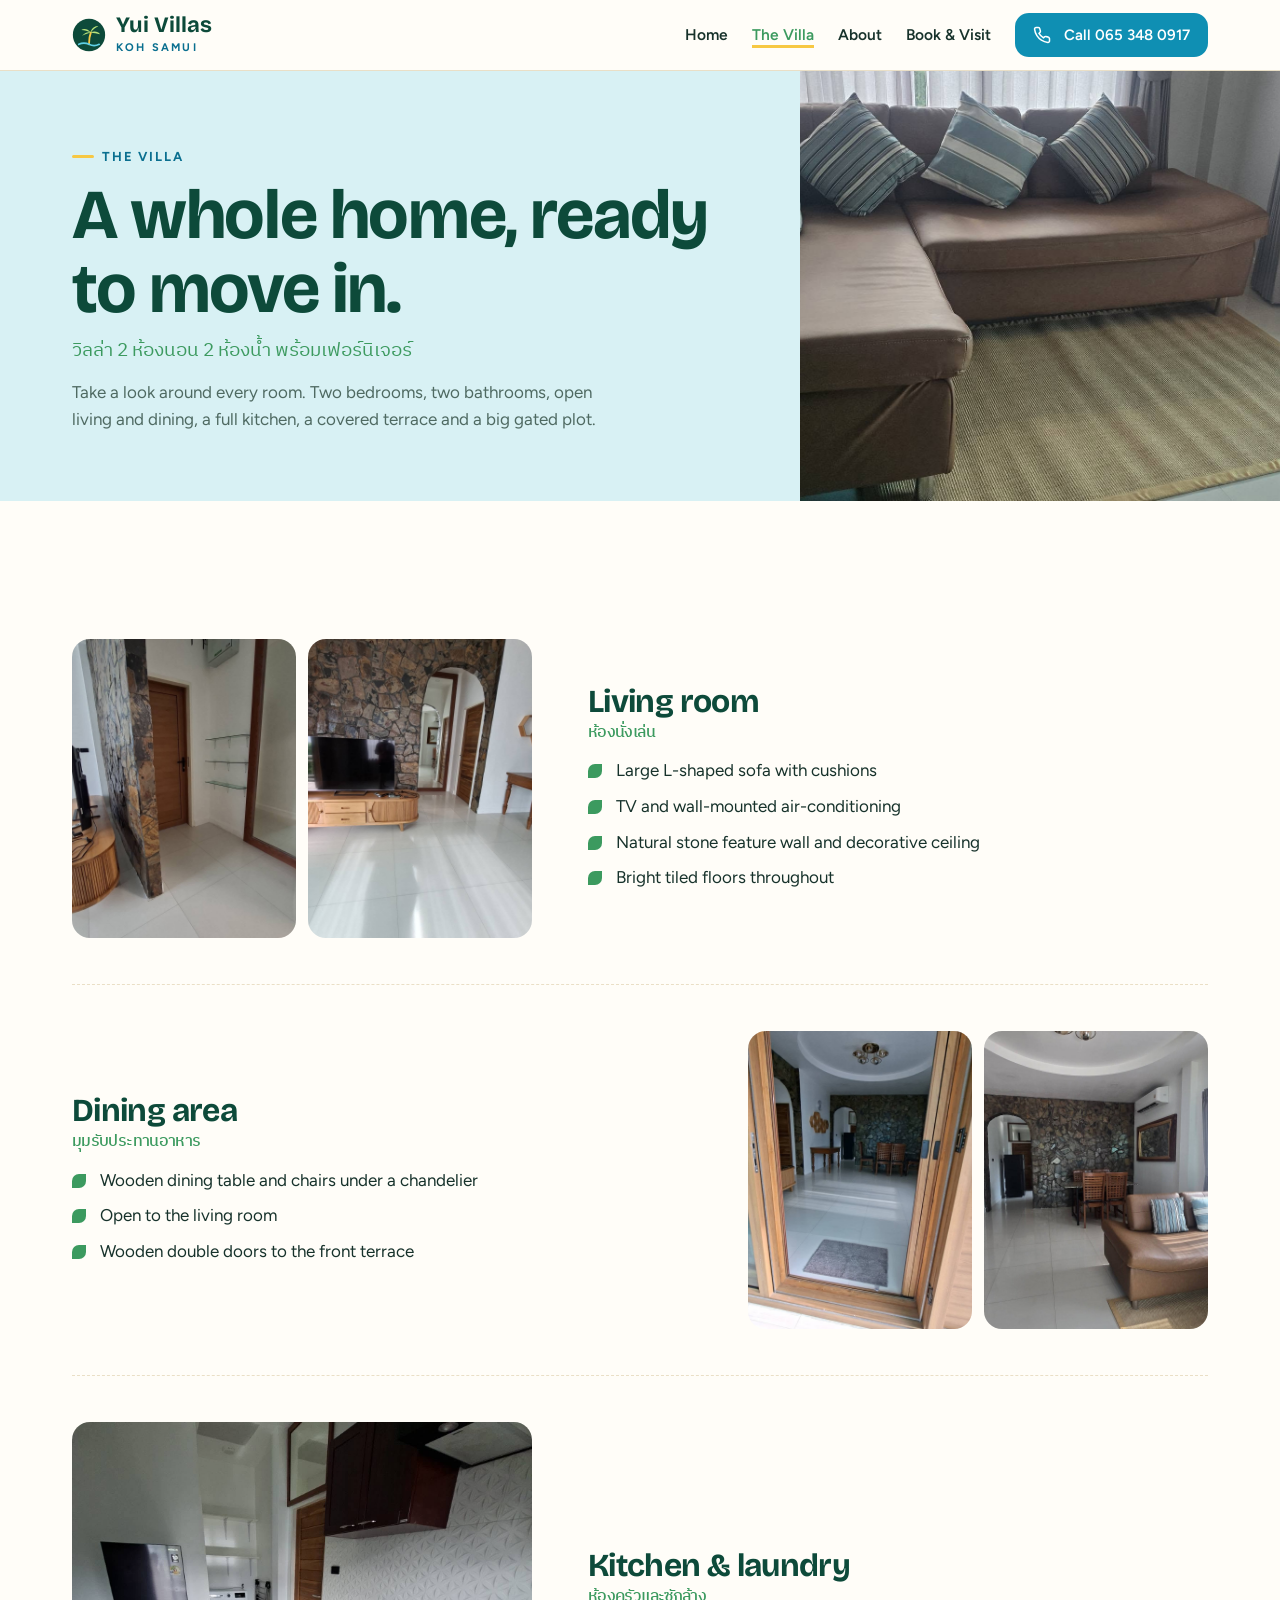
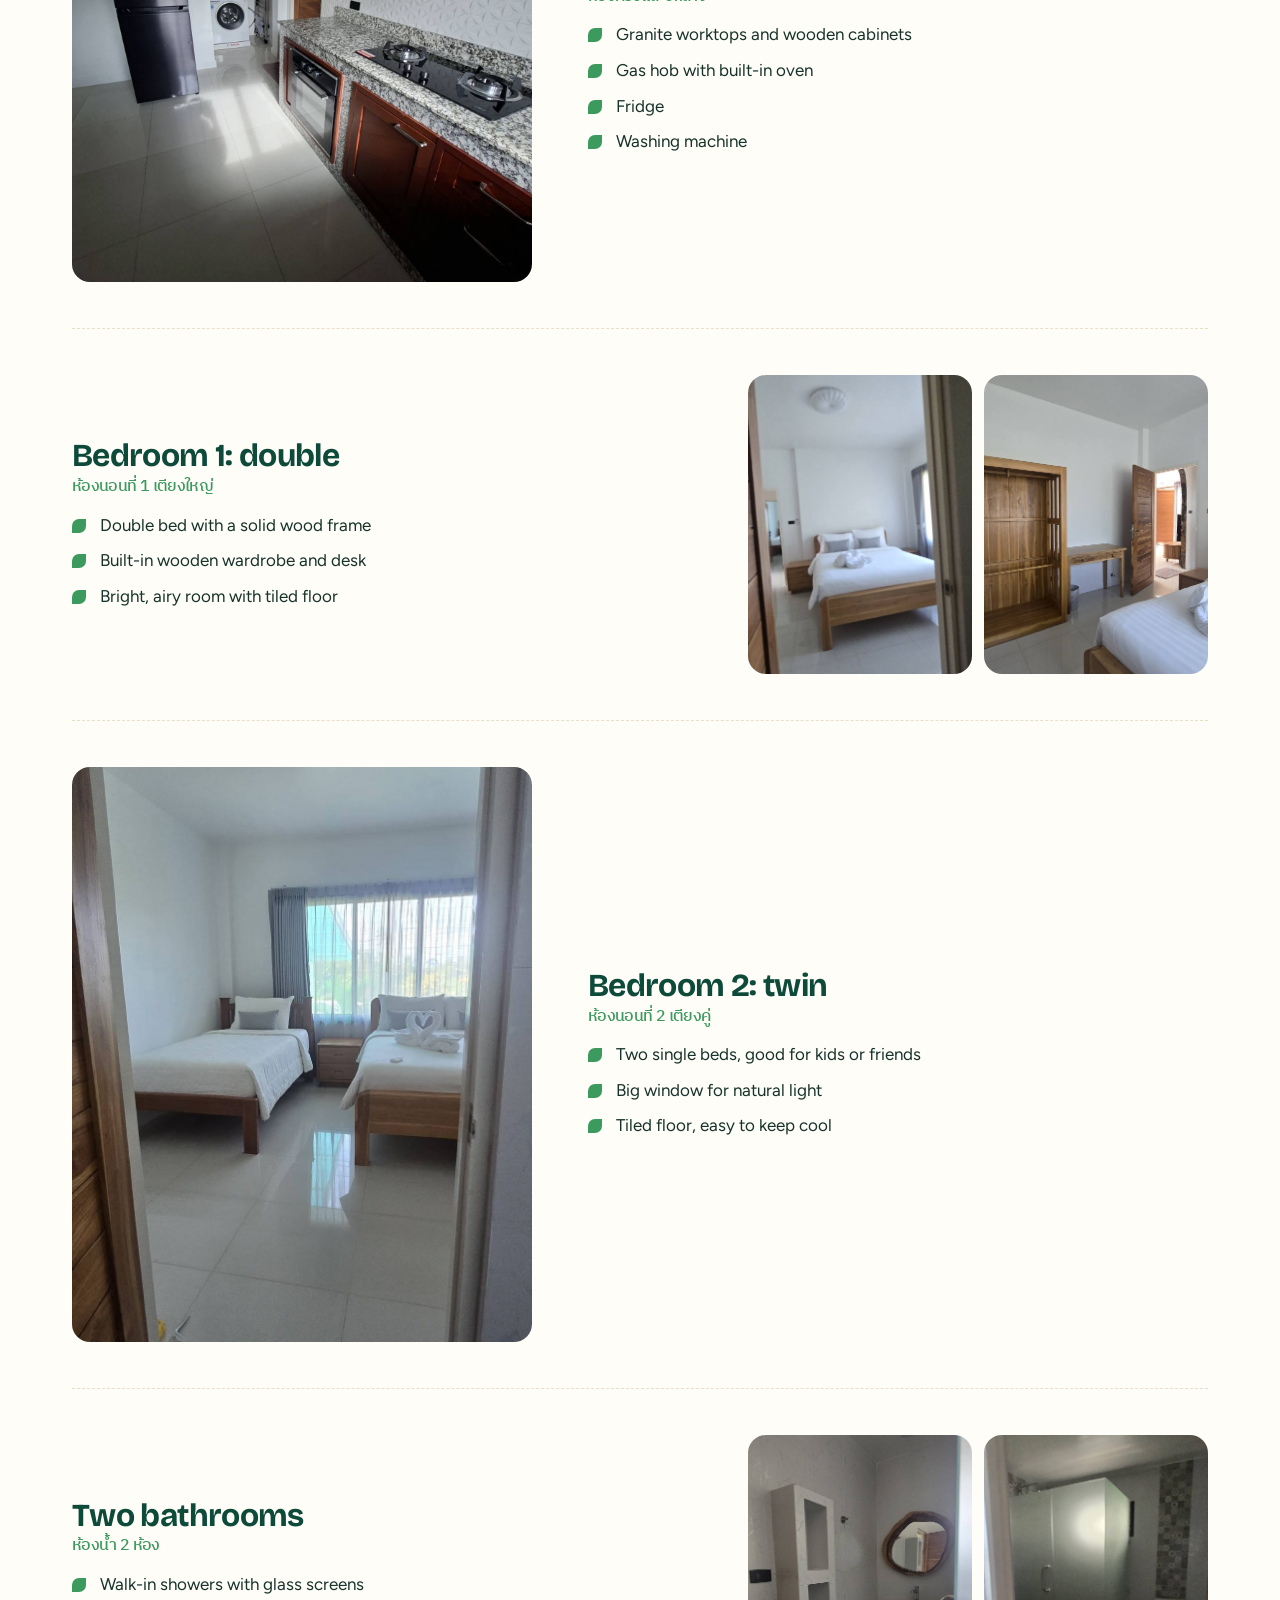
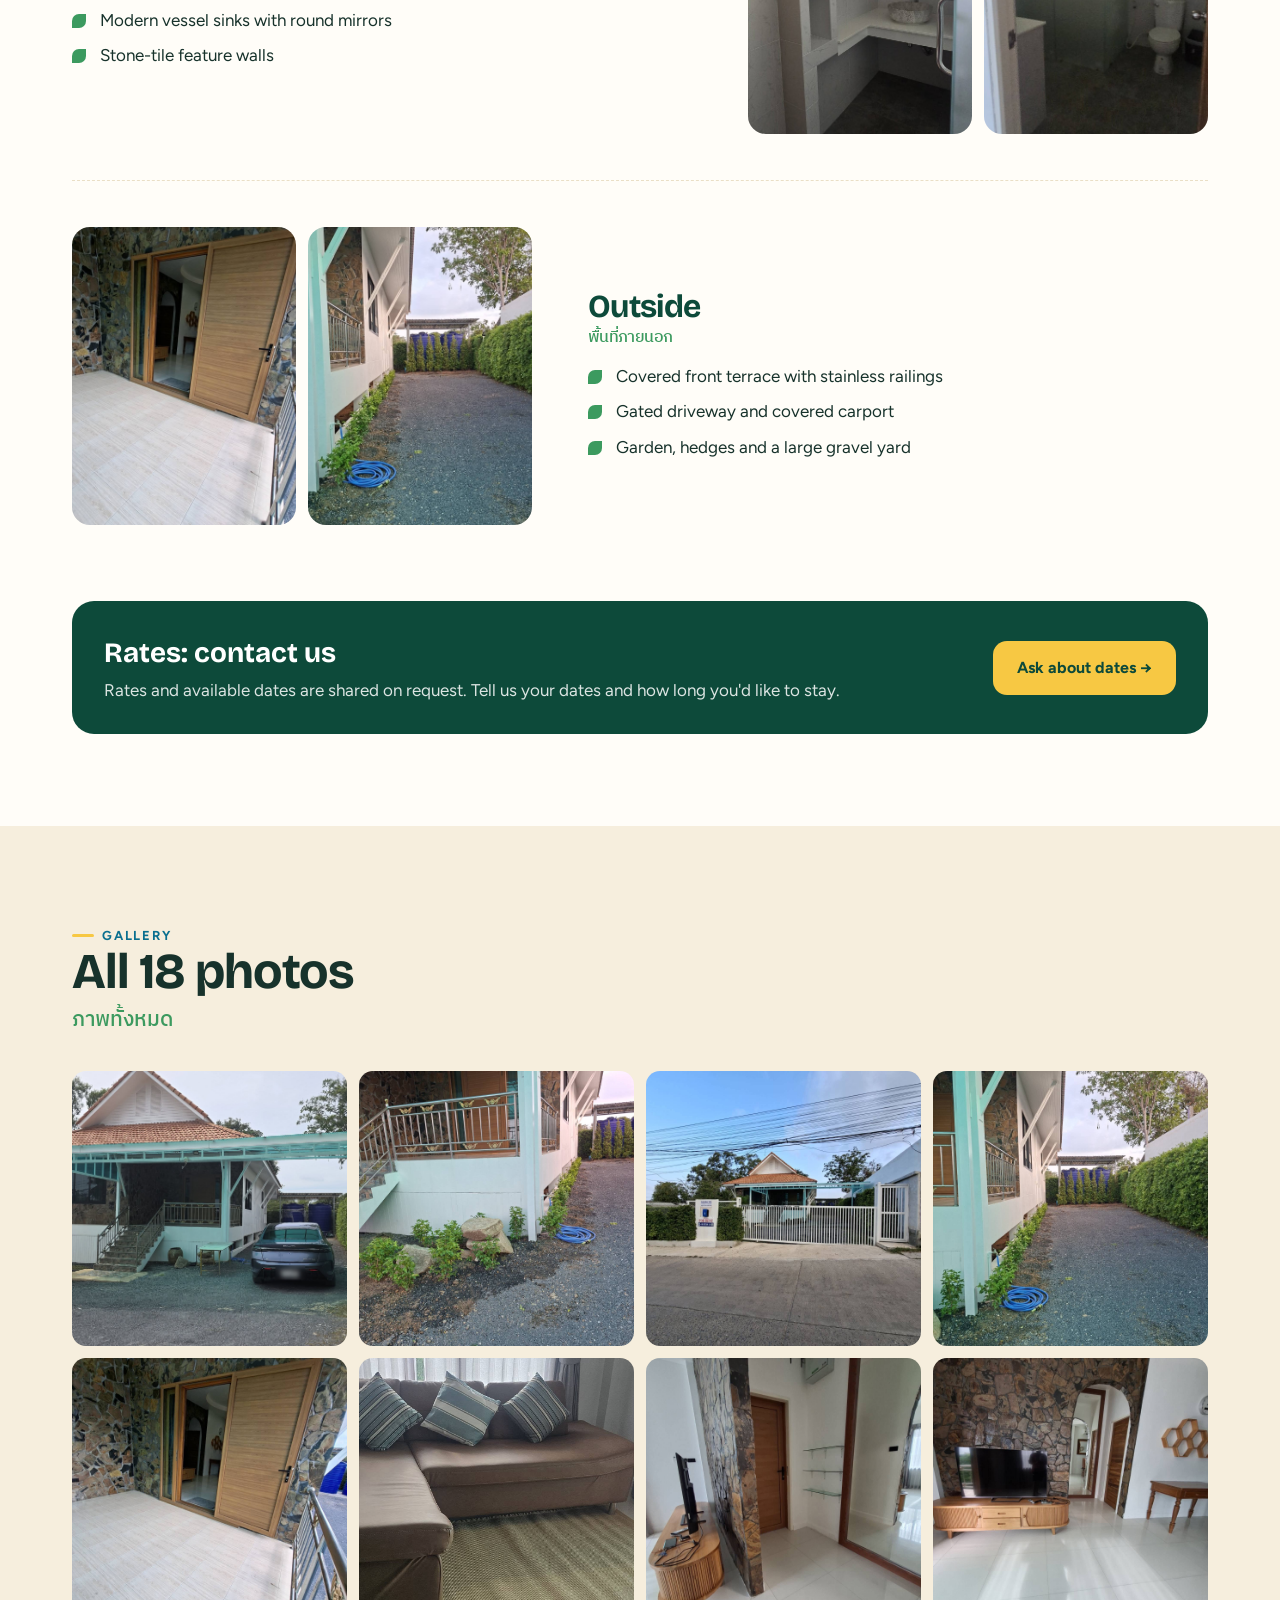
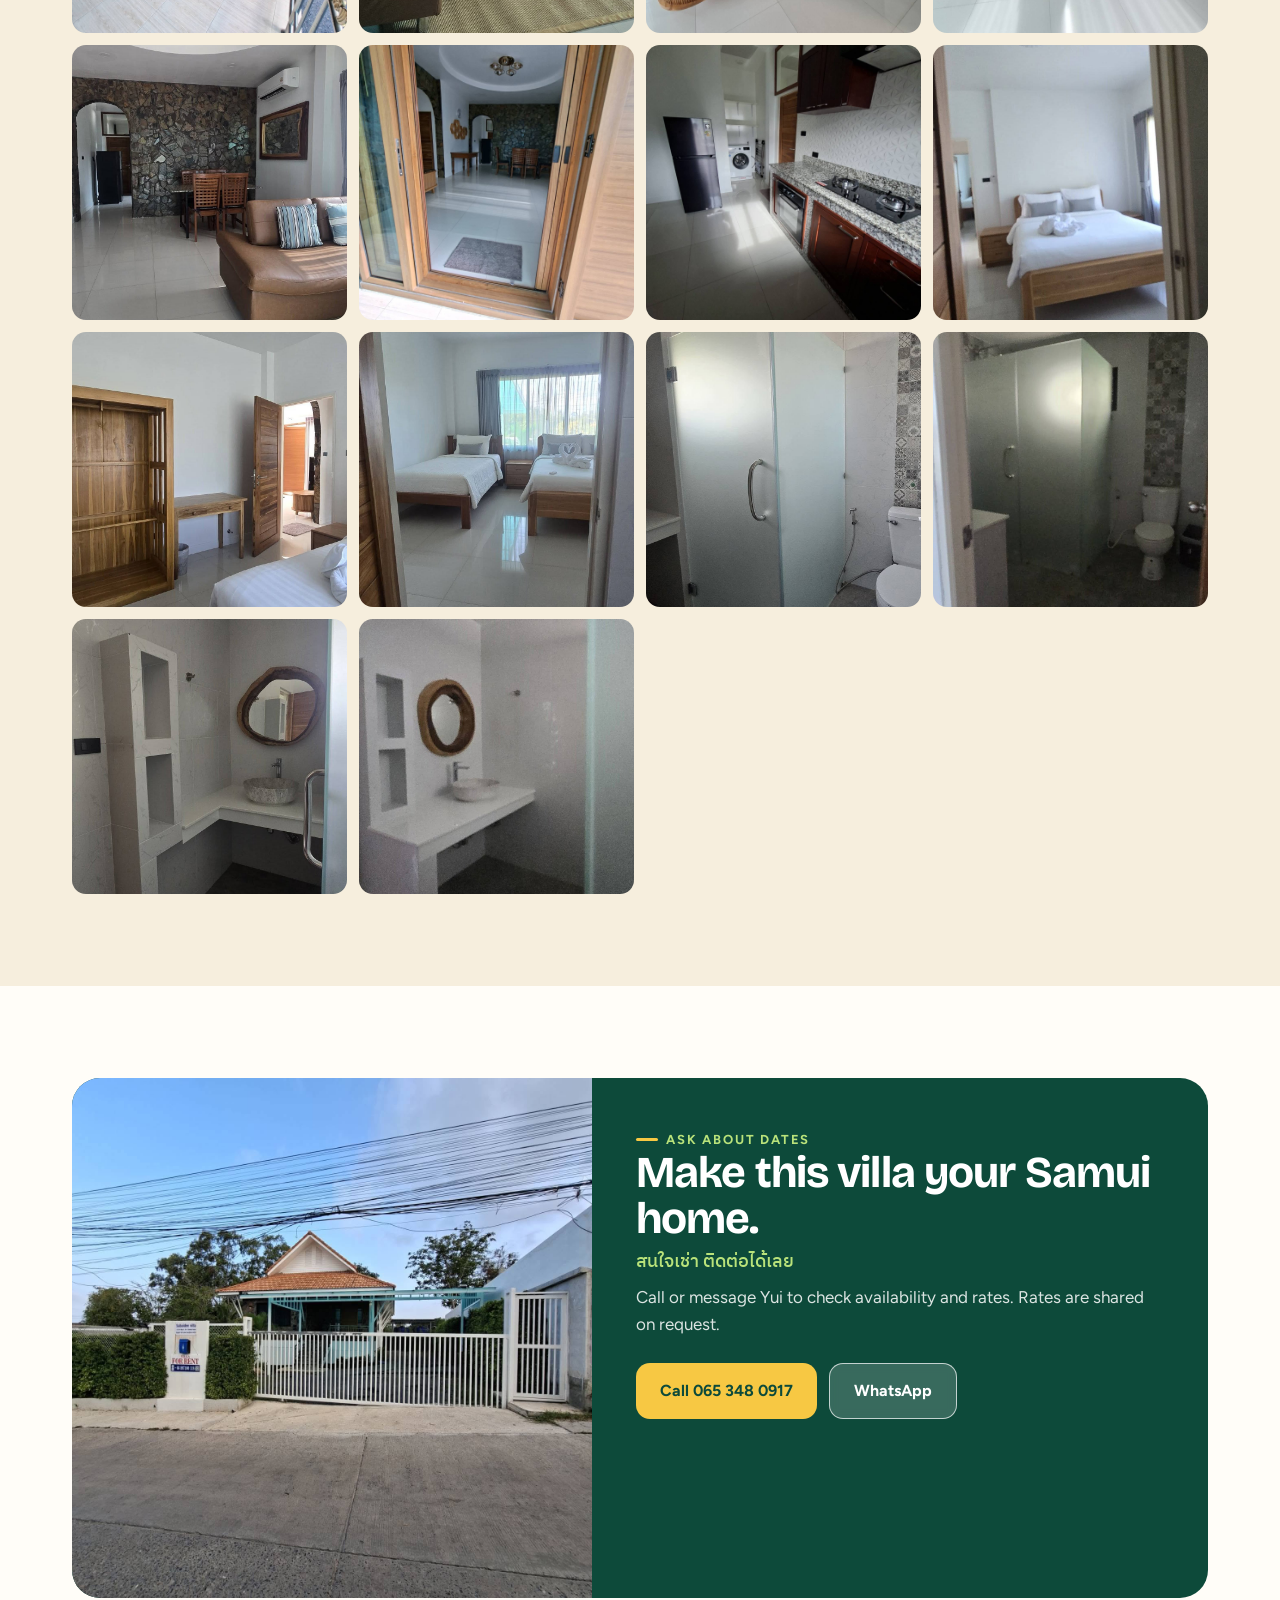
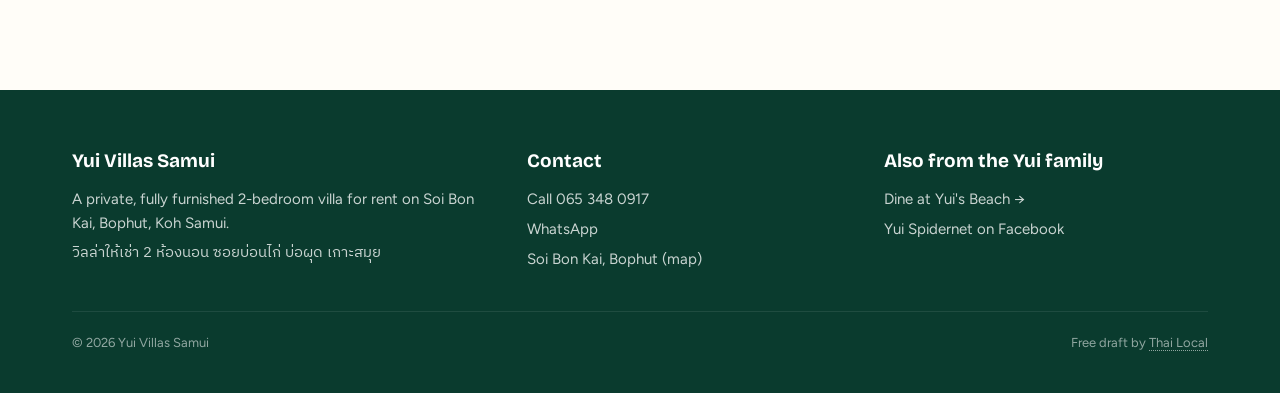
<file: villa.html>
<!doctype html><html lang="en"><head><meta charset="utf-8">
<meta name="viewport" content="width=device-width,initial-scale=1">
<meta name="robots" content="noindex,nofollow">
<title>The Villa | Yui Villas Samui, 2-bedroom villa in Bophut</title><meta name="description" content="Tour the villa: 2 bedrooms, 2 bathrooms, living and dining room, full kitchen, terrace, carport and garden on Soi Bon Kai, Bophut, Koh Samui.">
<link rel="preconnect" href="https://fonts.googleapis.com"><link rel="preconnect" href="https://fonts.gstatic.com" crossorigin>
<link href="https://fonts.googleapis.com/css2?family=Bricolage+Grotesque:opsz,wght@12..96,600;12..96,700;12..96,800&family=Figtree:wght@400;500;600;700;800&family=IBM+Plex+Sans+Thai:wght@400;500;600&display=swap" rel="stylesheet">
<link rel="stylesheet" href="css/style.css?v=4">
<link rel="icon" href="data:image/svg+xml,<svg viewBox='0 0 40 40' aria-hidden='true'><circle cx='20' cy='20' r='19' fill='%230d4a3a'/><path d='M20 31c0-6 .6-10 2.2-14' stroke='%23f7c843' stroke-width='2.2' fill='none' stroke-linecap='round'/><path d='M22 17c-3-4-8-5-11-3 4 0 7 1 11 3zm0 0c1-5 5-8 9-7-3 1-6 3-9 7zm0 0c4-2 9-1 11 2-4-1-7-1-11-2zm0 0c-4-1-8 1-10 4 3-2 6-3 10-4z' fill='%23b9e27a'/><path d='M8 31c4-2 8-2 12 0s8 2 12 0' stroke='%235fd0e6' stroke-width='2' fill='none' stroke-linecap='round'/></svg>">
</head><body class="p-villa"><header class="nav"><div class="wrap nav-in">
<a class="brand" href="index.html"><svg viewBox="0 0 40 40" aria-hidden="true"><circle cx="20" cy="20" r="19" fill="#0d4a3a"/><path d="M20 31c0-6 .6-10 2.2-14" stroke="#f7c843" stroke-width="2.2" fill="none" stroke-linecap="round"/><path d="M22 17c-3-4-8-5-11-3 4 0 7 1 11 3zm0 0c1-5 5-8 9-7-3 1-6 3-9 7zm0 0c4-2 9-1 11 2-4-1-7-1-11-2zm0 0c-4-1-8 1-10 4 3-2 6-3 10-4z" fill="#b9e27a"/><path d="M8 31c4-2 8-2 12 0s8 2 12 0" stroke="#5fd0e6" stroke-width="2" fill="none" stroke-linecap="round"/></svg><span><b>Yui Villas</b><small>Koh Samui</small></span></a>
<button class="burger" aria-label="Menu">&#9776;</button>
<nav class="links"><a href="index.html">Home</a><a href="villa.html" class=on>The Villa</a><a href="about.html">About</a><a href="book.html">Book &amp; Visit</a><a class="btn btn-sea" href="tel:+66653480917"><svg viewBox="0 0 24 24" fill="none" stroke="currentColor" stroke-width="2"><path d="M22 16.9v3a2 2 0 0 1-2.2 2 19.8 19.8 0 0 1-8.6-3.1 19.5 19.5 0 0 1-6-6A19.8 19.8 0 0 1 2.1 4.2 2 2 0 0 1 4.1 2h3a2 2 0 0 1 2 1.7c.1.9.4 1.8.7 2.7a2 2 0 0 1-.5 2.1L8 9.8a16 16 0 0 0 6 6l1.3-1.3a2 2 0 0 1 2.1-.4c.9.3 1.8.6 2.7.7a2 2 0 0 1 1.7 2z"/></svg>&nbsp;Call 065 348 0917</a></nav>
</div></header>
<section class="phero"><div class="phero-in"><div class="phero-txt"><span class="kicker">The Villa</span><h1>A whole home, ready to move in.</h1><span class="th">วิลล่า 2 ห้องนอน 2 ห้องน้ำ พร้อมเฟอร์นิเจอร์</span>
<p>Take a look around every room. Two bedrooms, two bathrooms, open living and dining, a full kitchen, a covered terrace and a big gated plot.</p></div>
<div class="phero-img"><img src="img/living-sofa-balcony.jpg" alt="Living room with L-shaped sofa and balcony doors" fetchpriority="high"></div></div></section>

<section><div class="wrap">
<div class="room" id="living"><div class="room-img"><img src="img/living-tv-stone-corner.jpg" alt="Living room stone feature wall" loading="lazy"><img src="img/living-tv-archway.jpg" alt="TV corner and archway" loading="lazy"></div>
<div><h3>Living room<span class="th">ห้องนั่งเล่น</span></h3><ul><li>Large L-shaped sofa with cushions</li><li>TV and wall-mounted air-conditioning</li><li>Natural stone feature wall and decorative ceiling</li><li>Bright tiled floors throughout</li></ul></div></div>

<div class="room"><div class="room-img"><img src="img/dining-from-doorway.jpg" alt="Dining area seen from the front door" loading="lazy"><img src="img/living-dining-sofa.jpg" alt="Living and dining area" loading="lazy"></div>
<div><h3>Dining area<span class="th">มุมรับประทานอาหาร</span></h3><ul><li>Wooden dining table and chairs under a chandelier</li><li>Open to the living room</li><li>Wooden double doors to the front terrace</li></ul></div></div>

<div class="room" id="kitchen"><div class="room-img one"><img src="img/kitchen-laundry.jpg" alt="Kitchen with granite worktop, gas hob, oven, fridge and washing machine" loading="lazy" style="aspect-ratio:1"></div>
<div><h3>Kitchen &amp; laundry<span class="th">ห้องครัวและซักล้าง</span></h3><ul><li>Granite worktops and wooden cabinets</li><li>Gas hob with built-in oven</li><li>Fridge</li><li>Washing machine</li></ul></div></div>

<div class="room" id="bedrooms"><div class="room-img"><img src="img/bedroom-master.jpg" alt="Double bedroom" loading="lazy"><img src="img/bedroom-wardrobe.jpg" alt="Wardrobe and desk" loading="lazy"></div>
<div><h3>Bedroom 1: double<span class="th">ห้องนอนที่ 1 เตียงใหญ่</span></h3><ul><li>Double bed with a solid wood frame</li><li>Built-in wooden wardrobe and desk</li><li>Bright, airy room with tiled floor</li></ul></div></div>

<div class="room"><div class="room-img one"><img src="img/bedroom-twins.jpg" alt="Twin bedroom with two single beds" loading="lazy"></div>
<div><h3>Bedroom 2: twin<span class="th">ห้องนอนที่ 2 เตียงคู่</span></h3><ul><li>Two single beds, good for kids or friends</li><li>Big window for natural light</li><li>Tiled floor, easy to keep cool</li></ul></div></div>

<div class="room"><div class="room-img"><img src="img/bathroom-vessel-sink-a.jpg" alt="Vessel sink with round mirror" loading="lazy"><img src="img/bathroom-shower-b.jpg" alt="Walk-in glass shower" loading="lazy"></div>
<div><h3>Two bathrooms<span class="th">ห้องน้ำ 2 ห้อง</span></h3><ul><li>Walk-in showers with glass screens</li><li>Modern vessel sinks with round mirrors</li><li>Stone-tile feature walls</li></ul></div></div>

<div class="room"><div class="room-img"><img src="img/patio-entrance.jpg" alt="Covered front terrace" loading="lazy"><img src="img/exterior-side-yard.jpg" alt="Side yard with hedges" loading="lazy"></div>
<div><h3>Outside<span class="th">พื้นที่ภายนอก</span></h3><ul><li>Covered front terrace with stainless railings</li><li>Gated driveway and covered carport</li><li>Garden, hedges and a large gravel yard</li></ul></div></div>

<div class="rate"><div><b>Rates: contact us</b><p>Rates and available dates are shared on request. Tell us your dates and how long you'd like to stay.</p></div><a class="btn btn-sun" href="book.html">Ask about dates &rarr;</a></div>
</div></section>

<section class="bg-sand" id="gallery"><div class="wrap"><span class="kicker">Gallery</span><h2>All 18 photos<span class="th-h">ภาพทั้งหมด</span></h2><div class="gallery"><a href="img/exterior-front-carport.jpg"><img src="img/exterior-front-carport.jpg" alt="Front of the villa with covered carport" loading="lazy"></a><a href="img/garden-front-corner.jpg"><img src="img/garden-front-corner.jpg" alt="Front garden corner of the villa" loading="lazy"></a><a href="img/exterior-gated-entrance.jpg"><img src="img/exterior-gated-entrance.jpg" alt="Gated entrance and driveway" loading="lazy"></a><a href="img/exterior-side-yard.jpg"><img src="img/exterior-side-yard.jpg" alt="Side yard with hedges" loading="lazy"></a><a href="img/patio-entrance.jpg"><img src="img/patio-entrance.jpg" alt="Covered front terrace" loading="lazy"></a><a href="img/living-sofa-balcony.jpg"><img src="img/living-sofa-balcony.jpg" alt="Living room L-shaped sofa" loading="lazy"></a><a href="img/living-tv-stone-corner.jpg"><img src="img/living-tv-stone-corner.jpg" alt="Living room with stone feature wall" loading="lazy"></a><a href="img/living-tv-archway.jpg"><img src="img/living-tv-archway.jpg" alt="Living room TV corner and archway" loading="lazy"></a><a href="img/living-dining-sofa.jpg"><img src="img/living-dining-sofa.jpg" alt="Living and dining area" loading="lazy"></a><a href="img/dining-from-doorway.jpg"><img src="img/dining-from-doorway.jpg" alt="Dining area seen from the front door" loading="lazy"></a><a href="img/kitchen-laundry.jpg"><img src="img/kitchen-laundry.jpg" alt="Kitchen with gas hob, oven, fridge and washing machine" loading="lazy"></a><a href="img/bedroom-master.jpg"><img src="img/bedroom-master.jpg" alt="Double bedroom" loading="lazy"></a><a href="img/bedroom-wardrobe.jpg"><img src="img/bedroom-wardrobe.jpg" alt="Bedroom wardrobe and desk" loading="lazy"></a><a href="img/bedroom-twins.jpg"><img src="img/bedroom-twins.jpg" alt="Twin bedroom" loading="lazy"></a><a href="img/bathroom-shower-toilet.jpg"><img src="img/bathroom-shower-toilet.jpg" alt="Bathroom with glass shower" loading="lazy"></a><a href="img/bathroom-shower-b.jpg"><img src="img/bathroom-shower-b.jpg" alt="Second bathroom shower" loading="lazy"></a><a href="img/bathroom-vessel-sink-a.jpg"><img src="img/bathroom-vessel-sink-a.jpg" alt="Vessel sink and mirror" loading="lazy"></a><a href="img/bathroom-vessel-sink-b.jpg"><img src="img/bathroom-vessel-sink-b.jpg" alt="Second bathroom vessel sink" loading="lazy"></a></div></div></section>
<section><div class="wrap"><div class="cta-card"><img src="img/exterior-gated-entrance.jpg" alt="Gated entrance of the villa" loading="lazy">
<div><span class="kicker" style="color:var(--lime)">Ask about dates</span><h2>Make this villa your Samui home.<span class="th-h" style="color:var(--lime)">สนใจเช่า ติดต่อได้เลย</span></h2>
<p>Call or message Yui to check availability and rates. Rates are shared on request.</p>
<div class="ctas"><a class="btn btn-sun" href="tel:+66653480917">Call 065 348 0917</a><a class="btn btn-glass" href="https://wa.me/66653480917?text=Hi%2C%20I%27m%20interested%20in%20renting%20your%20villa%20on%20Bon%20Kai%20Road%20(Yui%20Villas%20Samui).%20Is%20it%20available%3F">WhatsApp</a></div></div></div></div></section>
<footer class="site"><div class="wrap"><div class="foot">
<div><h4>Yui Villas Samui</h4><p>A private, fully furnished 2-bedroom villa for rent on Soi Bon Kai, Bophut, Koh Samui.</p><p class="th" style="margin-top:6px">วิลล่าให้เช่า 2 ห้องนอน ซอยบ่อนไก่ บ่อผุด เกาะสมุย</p></div>
<div><h4>Contact</h4><ul><li><a href="tel:+66653480917">Call 065 348 0917</a></li><li><a href="https://wa.me/66653480917?text=Hi%2C%20I%27m%20interested%20in%20renting%20your%20villa%20on%20Bon%20Kai%20Road%20(Yui%20Villas%20Samui).%20Is%20it%20available%3F">WhatsApp</a></li><li><a href="https://www.google.com/maps/search/?api=1&query=9.5480,100.0526">Soi Bon Kai, Bophut (map)</a></li></ul></div>
<div><h4>Also from the Yui family</h4><ul><li><a href="https://yuibeach.thailocal.online/">Dine at Yui's Beach &rarr;</a></li><li><a href="https://www.facebook.com/yui.spidernet.1">Yui Spidernet on Facebook</a></li></ul></div>
</div><div class="foot-bottom"><span>&copy; 2026 Yui Villas Samui</span><span>Free draft by <a href="https://thailocal.online">Thai Local</a></span></div></div></footer>
<nav class="mbar"><a class="call" href="tel:+66653480917"><svg viewBox="0 0 24 24" fill="none" stroke="currentColor" stroke-width="2"><path d="M22 16.9v3a2 2 0 0 1-2.2 2 19.8 19.8 0 0 1-8.6-3.1 19.5 19.5 0 0 1-6-6A19.8 19.8 0 0 1 2.1 4.2 2 2 0 0 1 4.1 2h3a2 2 0 0 1 2 1.7c.1.9.4 1.8.7 2.7a2 2 0 0 1-.5 2.1L8 9.8a16 16 0 0 0 6 6l1.3-1.3a2 2 0 0 1 2.1-.4c.9.3 1.8.6 2.7.7a2 2 0 0 1 1.7 2z"/></svg>Call 065 348 0917</a><a href="https://wa.me/66653480917?text=Hi%2C%20I%27m%20interested%20in%20renting%20your%20villa%20on%20Bon%20Kai%20Road%20(Yui%20Villas%20Samui).%20Is%20it%20available%3F"><svg viewBox="0 0 24 24" fill="currentColor"><path d="M12 2a10 10 0 0 0-8.6 15.1L2 22l5-1.3A10 10 0 1 0 12 2zm0 18.2a8.2 8.2 0 0 1-4.2-1.2l-.3-.2-3 .8.8-2.9-.2-.3A8.2 8.2 0 1 1 12 20.2zm4.5-6.1c-.2-.1-1.5-.7-1.7-.8s-.4-.1-.6.1-.7.8-.8 1-.3.2-.5.1a6.7 6.7 0 0 1-3.3-2.9c-.2-.4.2-.4.7-1.3.1-.2 0-.3 0-.4l-.8-1.8c-.2-.5-.4-.4-.6-.4h-.5a1 1 0 0 0-.7.3 3 3 0 0 0-.9 2.2 5.2 5.2 0 0 0 1.1 2.8 11.9 11.9 0 0 0 4.6 4c1.7.7 2.4.8 3.2.7.5-.1 1.5-.6 1.8-1.2s.2-1.1.1-1.2-.2-.1-.4-.2z"/></svg>WhatsApp</a><a href="https://www.google.com/maps/search/?api=1&query=9.5480,100.0526"><svg viewBox="0 0 24 24" fill="none" stroke="currentColor" stroke-width="2"><path d="M21 10c0 7-9 13-9 13S3 17 3 10a9 9 0 0 1 18 0z"/><circle cx="12" cy="10" r="3"/></svg>Directions</a></nav>
<div class="lb" role="dialog" aria-label="Photo viewer"><button class="x" aria-label="Close">&times;</button><button class="pv" aria-label="Previous">&#8249;</button><img alt=""><button class="nx" aria-label="Next">&#8250;</button></div>
<script src="js/main.js?v=4"></script></body></html>
</file>
<file: css/style.css>
:root{
  --palm:#0d4a3a; --palm-2:#14634d; --leaf:#3c9a5f; --lime:#b9e27a; --sea:#0f8fb3; --sea-2:#0a6f8f; --lagoon:#d8f1f4;
  --sand:#f6eedd; --sand-2:#eadfc6; --sun:#f7c843; --white:#fffdf8; --ink:#17322b; --ink-soft:#4f6a62;
  --disp:"Bricolage Grotesque",system-ui,sans-serif; --body:"Figtree","IBM Plex Sans Thai",system-ui,sans-serif; --thai:"IBM Plex Sans Thai","Figtree",sans-serif;
  --r:22px; --max:1180px;
}
*{box-sizing:border-box;margin:0;padding:0}
html{scroll-behavior:smooth}
body{font-family:var(--body);color:var(--ink);background:var(--white);line-height:1.62;font-size:17px;-webkit-font-smoothing:antialiased}
img{max-width:100%;display:block}
a{color:inherit}
.th{font-family:var(--thai)}
.wrap{max-width:var(--max);margin:0 auto;padding:0 22px}
h1,h2,h3{font-family:var(--disp);font-weight:700;line-height:1.05;letter-spacing:-.02em}
h2{font-size:clamp(30px,4.2vw,50px)}
h2 .hl{color:var(--leaf)}
.kicker{display:inline-flex;align-items:center;gap:8px;font-weight:700;font-size:13px;letter-spacing:.14em;text-transform:uppercase;color:var(--sea-2)}
.kicker::before{content:"";width:22px;height:3px;border-radius:3px;background:var(--sun)}
.th-h{display:block;font-family:var(--thai);font-weight:500;font-size:.42em;letter-spacing:0;color:var(--leaf);margin-top:10px}
.lead{font-size:19px;color:var(--ink-soft);max-width:60ch}
.btn{display:inline-flex;align-items:center;gap:9px;padding:14px 24px;border-radius:14px;font-weight:700;text-decoration:none;font-size:16px;transition:transform .15s,background .15s}
.btn:hover{transform:translateY(-2px)}
.btn svg{width:18px;height:18px;flex:none}
.hero h1,.hero p{text-shadow:0 2px 18px rgba(0,0,0,.25)}
.btn-sun{background:var(--sun);color:var(--palm)}
.btn-sea{background:var(--sea);color:#fff}.btn-sea:hover{background:var(--sea-2)}
.btn-palm{background:var(--palm);color:#fff}
.btn-out{border:2px solid var(--palm);color:var(--palm)}
.btn-glass{background:rgba(255,255,255,.18);border:1.5px solid rgba(255,255,255,.7);color:#fff;backdrop-filter:blur(4px)}
/* nav */
.nav{position:sticky;top:0;z-index:50;background:rgba(255,253,248,.95);backdrop-filter:blur(10px);border-bottom:1px solid var(--sand-2)}
.nav-in{display:flex;align-items:center;justify-content:space-between;height:70px}
.brand{text-decoration:none;display:flex;align-items:center;gap:10px}
.brand svg{width:34px;height:34px}
.brand b{font-family:var(--disp);font-size:22px;color:var(--palm);line-height:1;display:block}
.brand small{display:block;font-size:11px;letter-spacing:.2em;text-transform:uppercase;color:var(--sea-2);font-weight:700;margin-top:3px}
.links{display:flex;gap:24px;align-items:center}
.links a{text-decoration:none;font-weight:600;font-size:15.5px;color:var(--ink)}
.links a:hover,.links a.on{color:var(--leaf)}
.links a.on{box-shadow:inset 0 -3px 0 var(--sun)}
.links .btn{padding:10px 18px;font-size:15px;box-shadow:none;color:#fff}
.burger{display:none;background:none;border:0;color:var(--palm);font-size:28px;cursor:pointer}
@media(max-width:880px){.burger{display:block}.links{display:none;position:absolute;top:70px;left:0;right:0;flex-direction:column;align-items:flex-start;background:var(--white);padding:18px 22px 26px;gap:16px;border-bottom:1px solid var(--sand-2)}.links.open{display:flex}}
/* home hero */
.hero{max-width:2048px;margin-inline:auto;position:relative;height:min(86vh,820px);min-height:560px;overflow:hidden;color:#fff;background:var(--palm)}
.hero img{position:absolute;inset:0;width:100%;height:100%;object-fit:cover;object-position:40% 55%}
.hero::after{content:"";position:absolute;inset:0;background:linear-gradient(90deg,rgba(13,74,58,.78) 0%,rgba(13,74,58,.42) 38%,rgba(13,74,58,0) 62%),linear-gradient(0deg,rgba(13,74,58,.5),transparent 35%)}
.hero-in{position:relative;z-index:2;height:100%;display:flex;flex-direction:column;justify-content:flex-end;padding-bottom:64px}
.hero h1{font-size:clamp(42px,6.6vw,86px);max-width:12ch}
.hero h1 span{color:var(--lime)}
.hero .th-line{font-family:var(--thai);font-size:clamp(17px,2vw,22px);margin:14px 0 6px;opacity:.95}
.hero p.sub{font-size:19px;max-width:44ch;opacity:.92}
.hero .ctas{display:flex;flex-wrap:wrap;gap:12px;margin-top:26px}
.hero-badges{display:flex;flex-wrap:wrap;gap:10px;margin-top:22px}
.hero-badges span{background:rgba(255,255,255,.16);border:1px solid rgba(255,255,255,.35);border-radius:999px;padding:6px 14px;font-size:14px;font-weight:600}
@media(max-width:760px){
  .hero{height:auto;min-height:0;background:var(--palm)}
  .hero img{position:relative;height:560px;object-position:30% 50%}
  .hero::after{display:none}
  .hero-in{position:relative;padding:28px 22px 36px;height:auto;background:var(--palm)}
  .hero .photo-tag{display:block}
}
.wave{display:block;width:100%;height:46px}
/* sections */
section{padding:92px 0}
@media(max-width:700px){section{padding:62px 0}}
.bg-sand{background:var(--sand)}
.bg-lagoon{background:var(--lagoon)}
.bg-palm{background:var(--palm);color:#fff}
.bg-palm .lead{color:rgba(255,255,255,.8)}
.bg-palm .kicker{color:var(--lime)}
.split{display:grid;grid-template-columns:1fr minmax(0,460px);gap:70px;align-items:center}
.split.rev{grid-template-columns:minmax(0,460px) 1fr}
.split.rev .media{order:-1}
@media(max-width:880px){.split,.split.rev{grid-template-columns:1fr;gap:34px}.split.rev .media{order:0}}
.media{position:relative}
.media img{border-radius:var(--r);width:100%;aspect-ratio:4/5;object-fit:cover}
.media.wide img{aspect-ratio:16/10}
.media::before{content:"";position:absolute;inset:18px -18px -18px 18px;border-radius:var(--r);background:var(--lime);z-index:-1;opacity:.55}
.media.sea::before{background:var(--lagoon);opacity:1}
.facts{display:grid;grid-template-columns:repeat(4,1fr);gap:16px;margin-top:40px}
@media(max-width:880px){.facts{grid-template-columns:1fr 1fr}}
.fact{background:var(--white);border:1px solid var(--sand-2);border-radius:18px;padding:20px}
.fact b{font-family:var(--disp);font-size:30px;color:var(--palm);display:block;line-height:1}
.fact span{font-size:15px;color:var(--ink-soft)}
.fact .th{display:block;font-size:13.5px;color:var(--leaf)}
.cards{display:grid;grid-template-columns:repeat(3,1fr);gap:24px;margin-top:44px}
@media(max-width:880px){.cards{grid-template-columns:1fr}}
.card{background:var(--white);border-radius:var(--r);overflow:hidden;box-shadow:0 12px 34px rgba(13,74,58,.09);text-decoration:none;display:block}
.card img{width:100%;aspect-ratio:4/3;object-fit:cover}
.card div{padding:20px 22px 24px}
.card h3{font-size:23px;color:var(--palm)}
.card p{color:var(--ink-soft);font-size:15.5px;margin-top:6px}
/* rooms */
.room{display:grid;grid-template-columns:minmax(0,460px) 1fr;gap:56px;align-items:center;padding:46px 0;border-top:1px dashed var(--sand-2)}
.room:first-of-type{border-top:0}
.room:nth-of-type(even){grid-template-columns:1fr minmax(0,460px)}
.room:nth-of-type(even) .room-img{order:2}
.room-img{display:grid;gap:12px;grid-template-columns:1fr 1fr}
.room-img img{border-radius:18px;width:100%;height:100%;object-fit:cover;aspect-ratio:3/4}
.room-img.one{grid-template-columns:1fr}
.room-img.one img{aspect-ratio:4/5}
.room-img.land img{aspect-ratio:16/9}
.room h3{font-size:32px;color:var(--palm)}
.room h3 .th{display:block;font-size:16px;font-weight:500;color:var(--leaf);margin-top:6px}
.room ul{list-style:none;margin-top:16px;display:grid;gap:8px}
.room li{padding-left:28px;position:relative}
.room li::before{content:"";position:absolute;left:0;top:7px;width:14px;height:14px;border-radius:50% 0 50% 0;background:var(--leaf)}
@media(max-width:880px){.room,.room:nth-of-type(even){grid-template-columns:1fr;gap:24px}.room:nth-of-type(even) .room-img{order:0}}
.rate{background:var(--palm);color:#fff;border-radius:var(--r);padding:30px 32px;display:flex;justify-content:space-between;align-items:center;gap:20px;flex-wrap:wrap;margin-top:30px}
.rate b{font-family:var(--disp);font-size:28px}
.rate p{opacity:.85}
/* gallery */
.gallery{display:grid;grid-template-columns:repeat(4,1fr);gap:12px;margin-top:40px}
.gallery a{display:block;border-radius:14px;overflow:hidden;aspect-ratio:1}
.gallery img{width:100%;height:100%;object-fit:cover;transition:transform .4s}
.gallery a:hover img{transform:scale(1.05)}
@media(max-width:700px){.gallery{grid-template-columns:repeat(2,1fr);gap:8px}}
.lb{position:fixed;inset:0;background:rgba(6,30,24,.94);display:none;align-items:center;justify-content:center;z-index:100;padding:20px}
.lb.open{display:flex}
.lb img{max-height:88vh;max-width:94vw;border-radius:10px}
.lb button{position:absolute;top:14px;right:18px;background:none;border:0;color:#fff;font-size:38px;cursor:pointer}
.lb .nx,.lb .pv{top:50%;transform:translateY(-50%);font-size:46px}
.lb .pv{left:14px;right:auto}
/* inner hero */
.phero{background:var(--lagoon);padding:0;overflow:hidden}
.phero-in{display:grid;grid-template-columns:1.25fr .75fr;min-height:430px}
.phero-txt{padding:72px 40px 64px max(22px,calc((100vw - var(--max))/2 + 22px));display:flex;flex-direction:column;justify-content:center}
.phero h1{font-size:clamp(40px,5.6vw,70px);color:var(--palm);margin:12px 0 10px}
.phero .th{font-size:19px;color:var(--leaf)}
.phero p{color:var(--ink-soft);max-width:48ch;margin-top:12px}
.phero-img{position:relative;min-height:300px}
.phero-img img{position:absolute;inset:0;width:100%;height:100%;object-fit:cover}
@media(max-width:880px){.phero-in{grid-template-columns:1fr}.phero-txt{padding:52px 22px 36px}.phero-img{min-height:300px}}
/* cross-link */
.xlink{display:grid;grid-template-columns:auto 1fr auto;gap:26px;align-items:center;background:linear-gradient(120deg,var(--sea-2),var(--sea));color:#fff;border-radius:var(--r);padding:30px 34px}
.xlink .ico{font-size:40px}
.xlink h3{font-size:26px}
.xlink p{opacity:.88}
@media(max-width:760px){.xlink{grid-template-columns:1fr;text-align:left}}
/* contact */
.contact-grid{display:grid;grid-template-columns:.9fr 1.1fr;gap:30px}
@media(max-width:900px){.contact-grid{grid-template-columns:1fr}}
.contact{background:var(--palm);color:#fff;border-radius:var(--r);padding:32px}
.contact h3{font-size:28px;margin-bottom:16px}
.contact dl{display:grid;gap:16px}
.contact dt{font-size:12px;letter-spacing:.16em;text-transform:uppercase;color:var(--lime);font-weight:700}
.contact dd a{text-decoration:none;border-bottom:1px solid rgba(255,255,255,.35)}
.contact .btns{display:flex;flex-direction:column;gap:10px;margin-top:24px}
.contact .btns .btn{justify-content:center}
.map{border-radius:var(--r);overflow:hidden;min-height:440px;border:1px solid var(--sand-2)}
.map iframe{width:100%;height:100%;min-height:440px;border:0;display:block}
.steps{display:grid;grid-template-columns:repeat(3,1fr);gap:18px;margin-top:36px;counter-reset:s}
.steps div{background:var(--white);border-radius:18px;padding:22px;border:1px solid var(--sand-2)}
.steps div::before{counter-increment:s;content:counter(s);display:inline-grid;place-items:center;width:36px;height:36px;border-radius:50%;background:var(--sun);color:var(--palm);font-weight:800;margin-bottom:10px}
.steps b{display:block;font-family:var(--disp);font-size:20px;color:var(--palm)}
@media(max-width:760px){.steps{grid-template-columns:1fr}}
.note{font-size:14.5px;color:var(--ink-soft);margin-top:14px}
/* cta */
.cta-card{display:grid;grid-template-columns:minmax(0,520px) 1fr;background:var(--palm);color:#fff;border-radius:28px;overflow:hidden}
.cta-card img{width:100%;height:100%;object-fit:cover;min-height:340px}
.cta-card>div{padding:44px}
.cta-card h2{font-size:clamp(30px,3.6vw,44px)}
.cta-card p{opacity:.85;margin-top:12px}
.cta-card .ctas{display:flex;gap:12px;flex-wrap:wrap;margin-top:24px}
@media(max-width:820px){.cta-card{grid-template-columns:1fr}.cta-card img{min-height:0;aspect-ratio:1}.cta-card>div{padding:30px 24px}}
/* footer */
footer.site{background:#0a3b2e;color:rgba(255,255,255,.78);padding:56px 0 40px;font-size:15px}
.foot{display:grid;grid-template-columns:1.3fr 1fr 1fr;gap:34px}
@media(max-width:760px){.foot{grid-template-columns:1fr}}
footer.site h4{color:#fff;font-family:var(--disp);font-size:19px;margin-bottom:10px}
footer.site a{text-decoration:none}footer.site a:hover{color:var(--lime)}
footer.site ul{list-style:none;display:grid;gap:6px}
.foot-bottom{margin-top:40px;padding-top:20px;border-top:1px solid rgba(255,255,255,.12);display:flex;justify-content:space-between;flex-wrap:wrap;gap:10px;font-size:13px;opacity:.7}
.foot-bottom a{border-bottom:1px dotted currentColor}
.mbar{display:none}
@media(max-width:760px){
  .mbar{display:grid;grid-template-columns:1.3fr 1fr 1fr;position:fixed;left:0;right:0;bottom:0;z-index:60;background:var(--palm);box-shadow:0 -6px 20px rgba(0,0,0,.2)}
  .mbar a{display:flex;flex-direction:column;align-items:center;justify-content:center;gap:2px;padding:10px 4px 12px;color:#fff;text-decoration:none;font-size:12.5px;font-weight:700}
  .mbar a svg{width:21px;height:21px}
  .mbar a.call{background:var(--sun);color:var(--palm);font-size:14px}
  footer.site{padding-bottom:110px}
}
</file>
